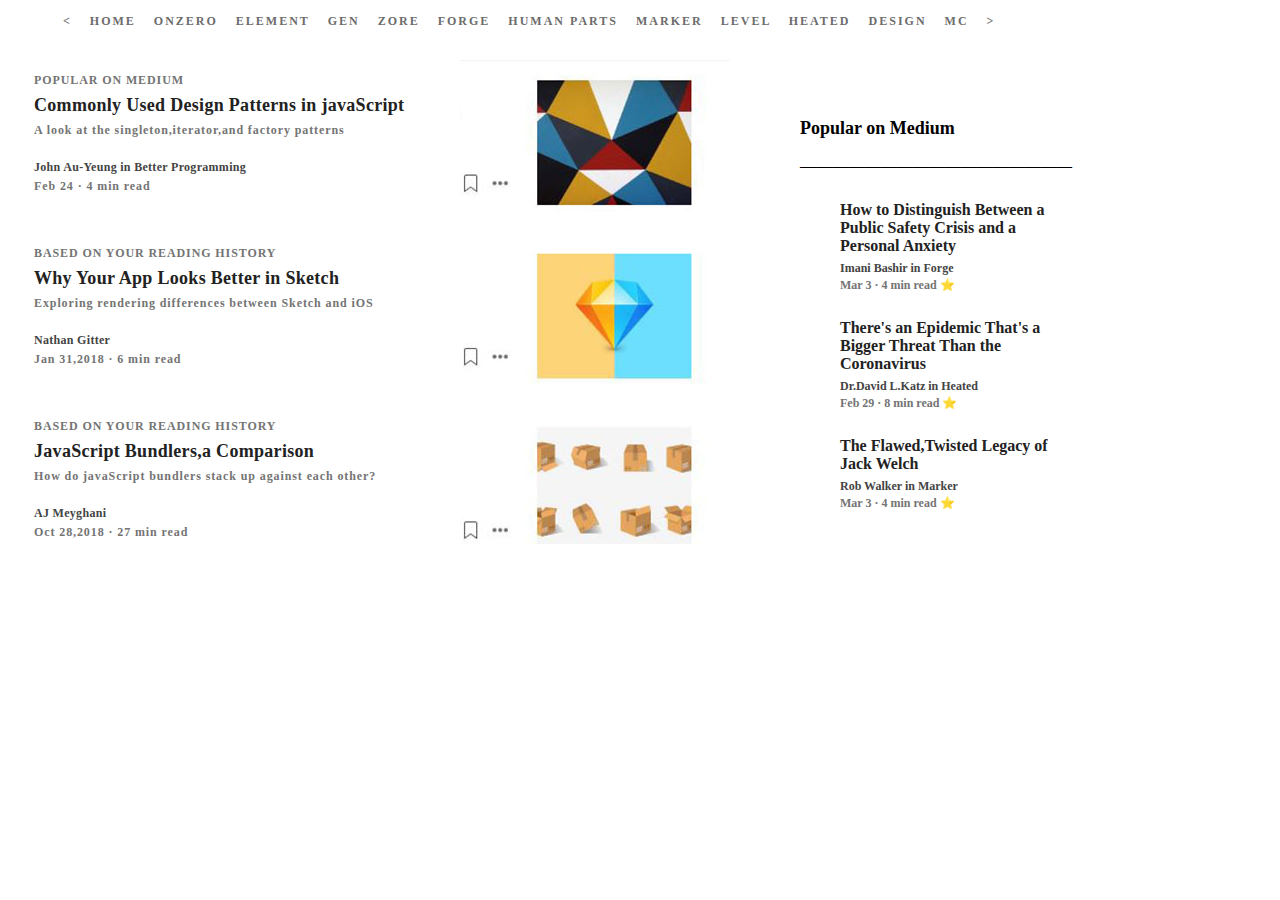
<file: week2/2020212205258黄祚晟/index.html>
<!DOCTYPE html>
<html>
<head>
<meta charset="utf-8">
<meta http-equiv="X-UA-Compatible" content="IE=edge,chrome=1">
<title>实验一</title>
<meta name="description" content="">
<meta name="keywords" content="">
<link href="css/style.css" rel="stylesheet">
</head>
<body>
    <div class="m-bk"></div>
    <div class="m-menu">
      <span class="m-menu-item"><</span>
      <span class="m-menu-item">HOME</span>    
      <span class="m-menu-item">ONZERO</span> 
      <span class="m-menu-item">ELEMENT</span> 
      <span class="m-menu-item">GEN</span> 
      <span class="m-menu-item">ZORE</span> 
      <span class="m-menu-item">FORGE</span> 
      <span class="m-menu-item">HUMAN PARTS</span>
      <span class="m-menu-item">MARKER</span>
      <span class="m-menu-item">LEVEL</span>
      <span class="m-menu-item">HEATED</span>
      <span class="m-menu-item">DESIGN</span>
      <span class="m-menu-item">MC</span>
      <span class="m-menu-item">></span>
    </div>
    <div class="leftp">
        <div class="mod1">
            <p class="mod1_1">POPULAR ON MEDIUM</p>
            <p class="mod1_2">Commonly Used Design Patterns in javaScript</p>
            <p class="mod1_1">A look at the singleton,iterator,and factory patterns</p>
            <p class="mod1_3">John Au-Yeung in Better Programming</p>
            <p class="mod1_1">Feb 24 · 4 min read</p>
        </div>
        <div class="mod1">
            <p class="mod1_1">BASED ON YOUR READING HISTORY</p>
            <p class="mod1_2">Why Your App Looks Better in Sketch</p>
            <p class="mod1_1">Exploring rendering differences between Sketch and iOS</p>
            <p class="mod1_3">Nathan Gitter</p>
            <p class="mod1_1">Jan 31,2018 · 6 min read</p>
        </div>
        <div class="mod1">
            <p class="mod1_1">BASED ON YOUR READING HISTORY</p>
            <p class="mod1_2">JavaScript Bundlers,a Comparison</p>
            <p class="mod1_1">How do javaScript bundlers stack up against each other?</p>
            <p class="mod1_3">AJ Meyghani</p>
            <p class="mod1_1">Oct 28,2018 · 27 min read</p>
        </div>
    </div>
    <div class="rightp">
        <p class="title">Popular on Medium</p>
        <p>—————————————————</p>
        <div class="mod2">
            <p class="mod2_1">How to Distinguish Between a<br />Public Safety Crisis and a<br />Personal Anxiety</p>
            <p class="mod2_2">Imani Bashir in Forge</p>
            <p class="mod2_3">Mar 3 · 4 min read ⭐</p>
        </div>
        <div class="mod2">
            <p class="mod2_1">There's an Epidemic That's a<br />Bigger Threat Than the<br />Coronavirus</p>
            <p class="mod2_2">Dr.David L.Katz in Heated</p>
            <p class="mod2_3">Feb 29 · 8 min read ⭐</p>
        </div>
        <div class="mod2">
            <p class="mod2_1">The Flawed,Twisted Legacy of<br />Jack Welch</p></p>
            <p class="mod2_2">Rob Walker in Marker</p>
            <p class="mod2_3">Mar 3 · 4 min read ⭐</p>
        </div>
    </div>
</body>
</html>
</file>
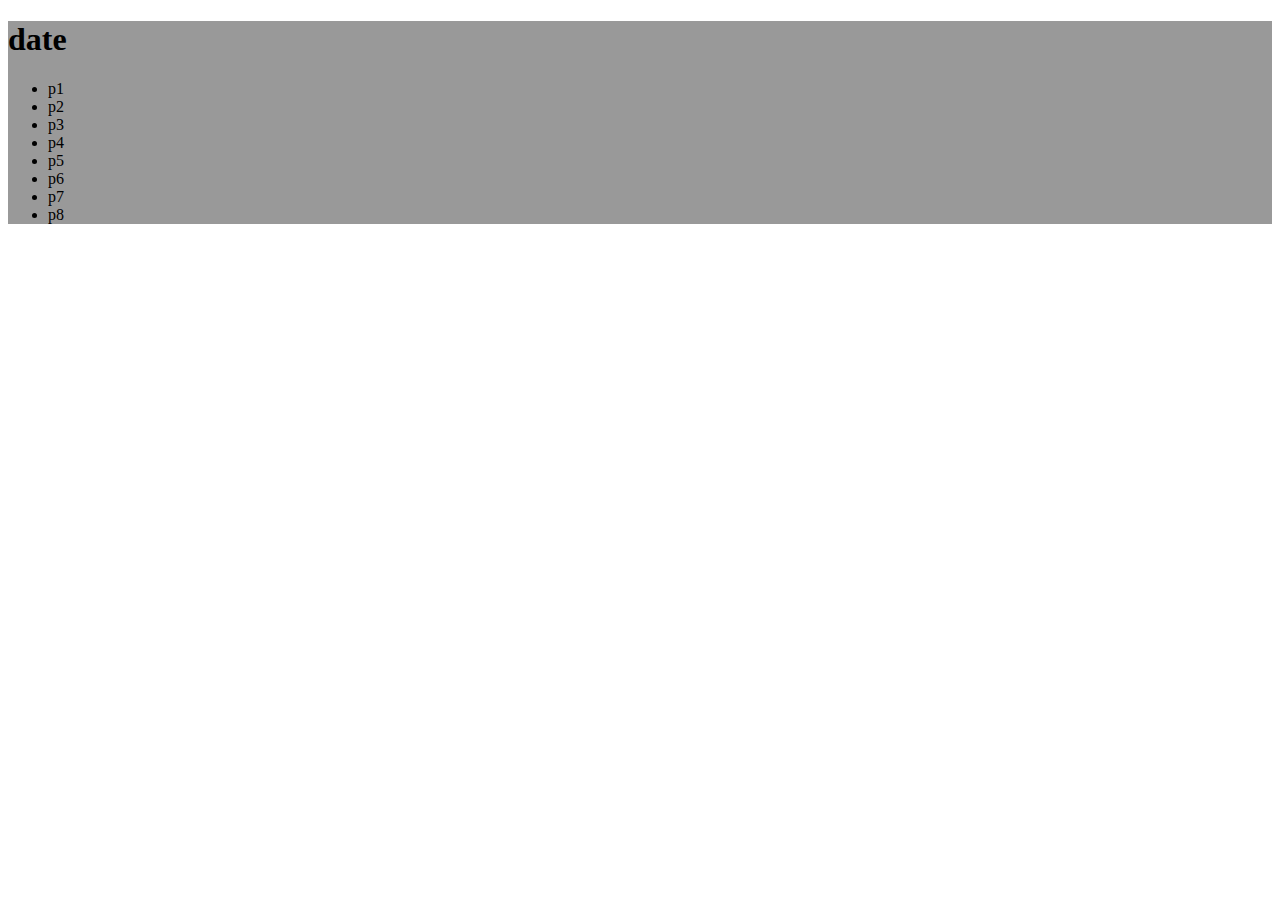
<file: week3/2020212205258黄祚晟/index.html>
<!DOCTYPE html>
<html>
<head>
<meta charset="utf-8">
<meta http-equiv="X-UA-Compatible" content="IE=edge,chrome=1">
<title>Examples</title>
<meta name="description" content="">
<meta name="keywords" content="">
<link href="css/index.css" rel="stylesheet">
</head>
<body>
    <div class="m-box" id="d1" style="background-color: #999999;">
      <h1>date</h1>
      <ul id="u1">
        <li class="m-item" id="p1" onclick="clk(this.id)">p1</li>
        <li class="m-item" id="p2" onclick="clk(this.id)">p2</li>
        <li class="m-item" id="p3" onclick="clk(this.id)">p3</li>
        <li class="m-item" id="p4" onclick="clk(this.id)">p4</li>
        <li class="m-item" id="p5" onclick="clk(this.id)">p5</li>
        <li class="m-item" id="p6" onclick="clk(this.id)">p6</li>
        <li class="m-item" id="p7" onclick="clk(this.id)">p7</li>
        <li class="m-item" id="p8" onclick="clk(this.id)">p8</li>
      </ul>
    </div>

    <script src="js/index.js"></script>
</body>
</html>
</file>
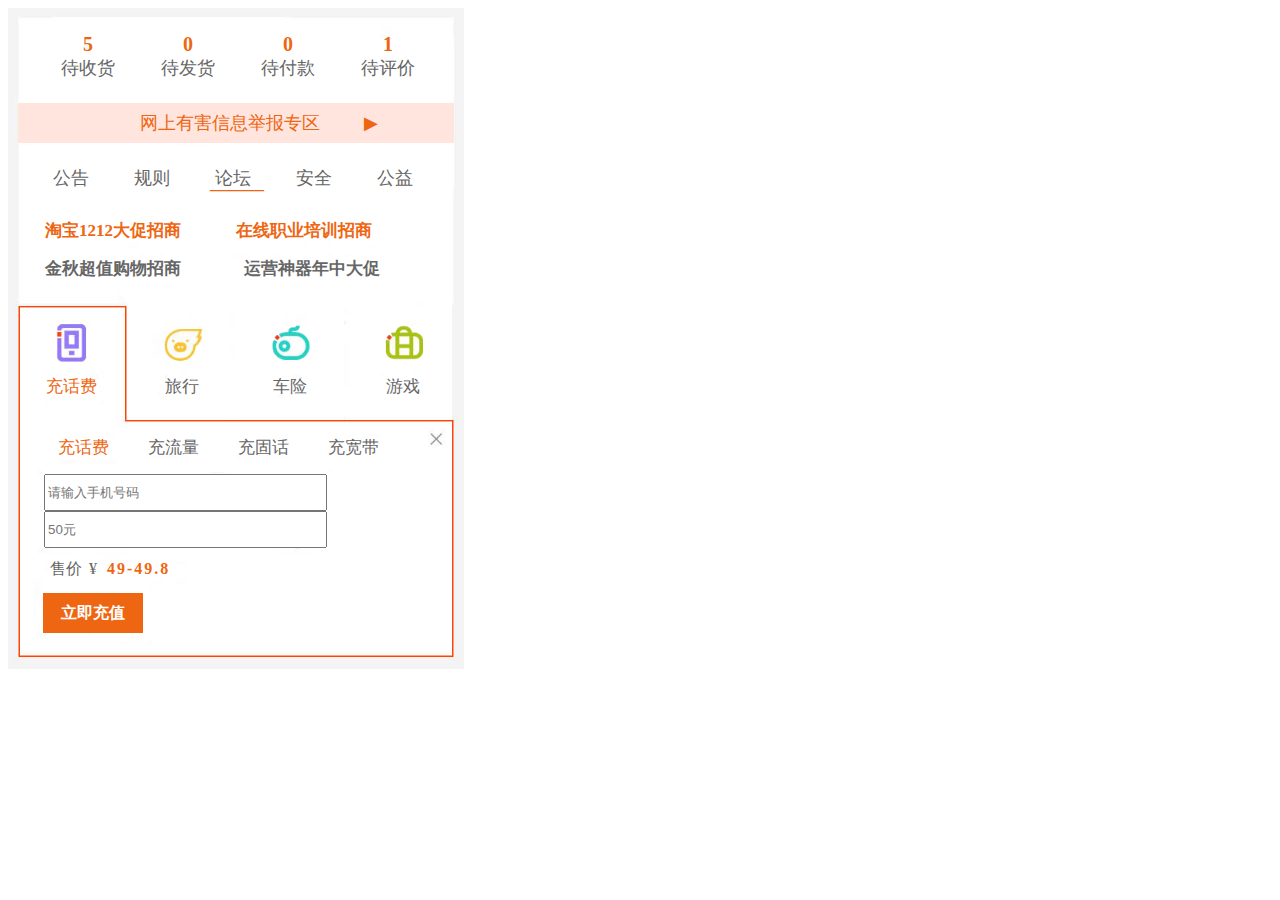
<file: week4/2020212205258黄祚晟/index.html>
<!DOCTYPE html>
<html>
<head>
<meta charset="utf-8">
<meta http-equiv="X-UA-Compatible" content="IE=edge,chrome=1">
<title>Examples</title>
<meta name="description" content="">
<meta name="keywords" content="">
<link href="css/style.css" rel="stylesheet">
</head>
<body>
    <div class="m-bg"></div>
    <div class="m-taobao">
    	<div class="m-hd">
    		<li>
    			<lable>5</lable>
    			<span>待收货</span>
    		</li>
    		<li>
    			<lable>0</lable>
    			<span>待发货</span>
    		</li>
    		<li>
    			<lable>0</lable>
    			<span>待付款</span>
    		</li>
    		<li>
    			<lable>1</lable>
    			<span>待评价</span>
    		</li>
    	</div>
    	<div class="m-t1">
            <span>网上有害信息举报专区</span>
            <span>▶</span>
    	</div>
        <div class="m-t2">
            <li>
                <p id="p1" onclick="clk(this.id)">公告</p>
            </li>
            <li>
                <p id="p2" onclick="clk(this.id)">规则</p>
            </li>
            <li>
                <p id="p3" onclick="clk(this.id)">论坛</p>
            </li>
            <li>
                <p id="p4" onclick="clk(this.id)">安全</p>
            </li>
            <li>
                <p id="p5" onclick="clk(this.id)">公益</p>
            </li>    
        </div>
        <div class="m-i" id="ins">______</div>
        <div class="m-t3">
            <li class="m-t3-l1">
                <span>淘宝1212大促招商</span>
            </li>
            <li class="m-t3-l1">
                <span>在线职业培训招商</span>
            </li>
            <li class="m-t3-l2">
                <span>金秋超值购物招商</span>
            </li>
            <li class="m-t3-l2">
                <span>运营神器年中大促</span>
            </li>
        </div>
        <div class="icon"></div>
        <div class="m-t4">
            <li class="m-t4-l1">
                <span><font color=" #ee6611">充话费</font></span>
            </li>
            <li class="m-t4-l1">
                <span>旅行</span>
            </li>
            <li class="m-t4-l2">
                <span>车险</span>
            </li>
            <li class="m-t4-l2">
                <span>游戏</span>
            </li>
        </div>
        <div class="m-t5">
            <li>
                <span><font color=" #ee6611">充话费</font></span>
            </li>
            <li>
                <span>充流量</span>
            </li>
            <li>
                <span>充固话</span>
            </li>
            <li>
                <span>充宽带</span>
            </li>
        </div>
        <div class="in-put">
            <form>
                <input type="text" name="number" placeholder="请输入手机号码">
                <input type="text" name="number" placeholder="50元">
            </form>
        </div>
        <div class="m-t6">
            <span>售价</span>
            <span>¥</span>
            <span class="money"><font color=" #ee6611">49-49.8</font></span>
        </div>
        <div class="btn">
            <span>立即充值</span>
        </div>
    </div>
    <script src="js/index.js"></script>
</body>
</html>
</file>
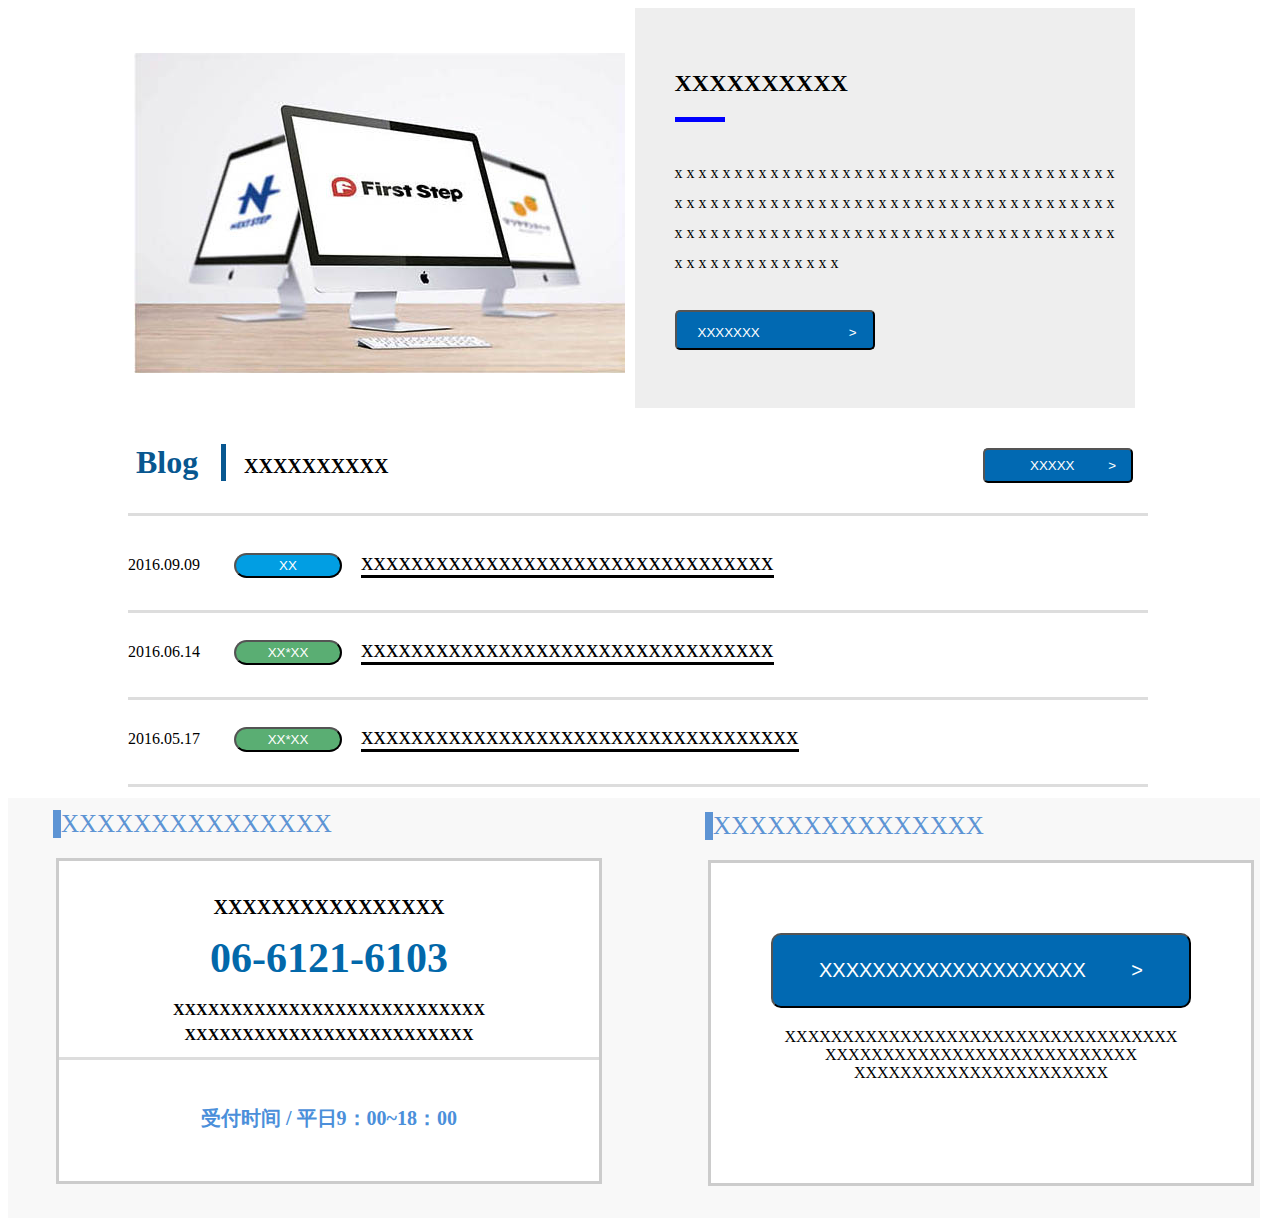
<file: week5/2020212205258黄祚晟/index.html>
<!DOCTYPE html>
<html>
<head>
<meta charset="utf-8">
<meta http-equiv="X-UA-Compatible" content="IE=edge,chrome=1">
<title>Examples</title>
<meta name="description" content="">
<meta name="keywords" content="">
<link href="css/style.css" rel="stylesheet">
</head>
<body>
    <div class="m-bg"></div>
    <div class="m-hd">
    	<div class="img"></div>
    	<div class="mod_1">
    		<div class="title_1">
    			<h2 style="width: 100px;">XXXXXXXXXX</h1>
    		</div>
            <div class="txt_1">
                <span style="line-height: 30px;">x x x x x x x x x x x x x x x x x x x x x x x x x x x x x x x x x x x x x x x x x x x x x x x x x x x x x x x x x x x x x x x x x x x x x x x x x x x x x x x x x x x x x x x x x x x x x x x x x x x x x x x x x x x x x x x x x x x x x x x x x x x x x  </span>
            </div>
            <button type="button" class="btn_1">
                <span>XXXXXXX</span>
                <span style="float: right;">></span>
            </button>
    	</div>
    </div>
    <div class="stage_1">
        <div class="s1-title">
            <div class="s1-title-1">Blog</div>
            <div class="s1-title-2">XXXXXXXXXX</div>
            <button type="button" class="btn_2">
                <span>XXXXX</span>
                <span>></span>
            </button>
        </div>
        <div class="s1-m1">
            <li>
                <lable>2016.09.09</lable>
                <button style="background-color: #019ee3;">XX</button>
                <span>xxxxxxxxxxxxxxxxxxxxxxxxxxxxxxxxx</span>
            </li>
            <li>
                <lable>2016.06.14</lable>
                <button style="background-color: #5aae73;">XX*XX</button>
                <span>xxxxxxxxxxxxxxxxxxxxxxxxxxxxxxxxx</span>
            </li>
            <li>
                <lable>2016.05.17</lable>
                <button style="background-color: #5aae73;">XX*XX</button>
                <span>xxxxxxxxxxxxxxxxxxxxxxxxxxxxxxxxxxx</span>
            </li>
        </div>
    </div>
    <div class="stage_2">
        <div class="s2-m1">
            <div class="s2-m1-t">
                XXXXXXXXXXXXXXX
            </div>
            <div class="F">
                <div class="f-txt">
                    <li  class="f-l1" style="font-size: 20PX;">XXXXXXXXXXXXXXXX</li>
                    <li  class="f-l2">06-6121-6103</li>
                    <li class="f-l3">XXXXXXXXXXXXXXXXXXXXXXXXXXX<br>XXXXXXXXXXXXXXXXXXXXXXXXX</li>
                    <li class="f-l4">受付时间 / 平日9：00~18：00</li>
                </div>
            </div>
        </div>
        <div class="s2-m2">
            <div class="s2-m2-t">
                XXXXXXXXXXXXXXX
            </div>
            <div class="F">
                <button>
                    <span>XXXXXXXXXXXXXXXXXXXX</span>
                    <span>></span>
                </button>
                <div style="margin-top: 20px;">XXXXXXXXXXXXXXXXXXXXXXXXXXXXXXXXXX<br>
                    XXXXXXXXXXXXXXXXXXXXXXXXXXX<br>
                XXXXXXXXXXXXXXXXXXXXXX</div>
            </div>
        </div>
    </div>
</body>
</html>
</file>
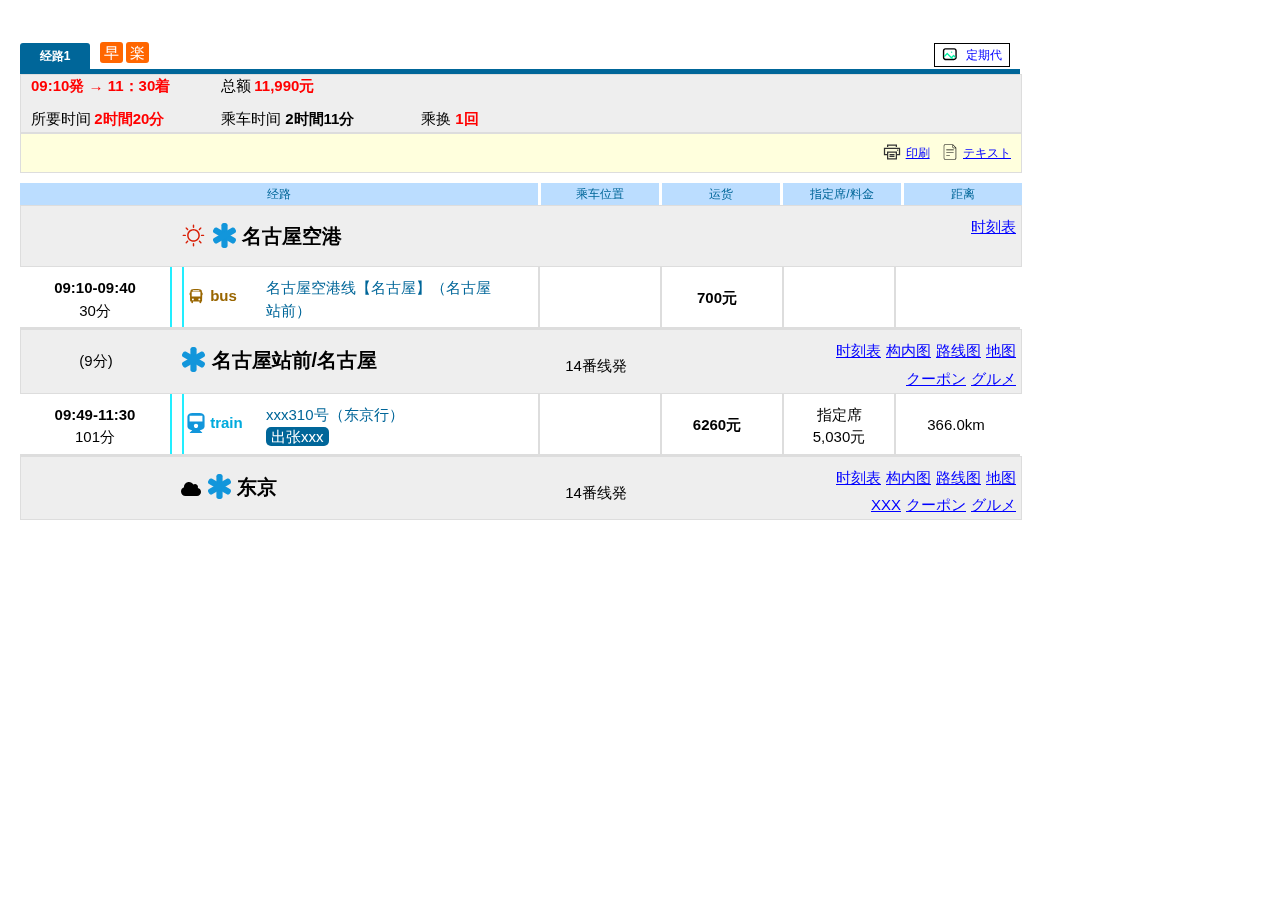
<file: week7/2020212205258黄祚晟/index.html>
<!DOCTYPE html>
<html>
<head>
<meta charset="utf-8">
<meta http-equiv="X-UA-Compatible" content="IE=edge,chrome=1">
<title>Examples</title>
<meta name="description" content="">
<meta name="keywords" content="">
<link href="css/one-debug.css" rel="stylesheet">
<link href="css/style.css" rel="stylesheet">
</head>
<body>
    <header>
    	<div class="m-t1 ui-grid-row">
    		<div class="m-tab ui-grid-2">
    			<span>经路1</span>
    		</div>
    		<div class="m-tip ui-grid-21">
    			<span>早</span>
    			<span>楽</span>
    		</div>
    		<div class="m-fun ui-grid-2">
                <svg class='m-fun-img' t="1649760512014" class="icon" viewBox="0 0 1280 1024" version="1.1" xmlns="http://www.w3.org/2000/svg" p-id="2680" width="26" height="26"><path d="M851 227H410c-66.8 0-121 54.2-121 121v329.6c0 22.7 5.5 44 15.2 62.9 22.8 44.2 69 74.5 122.2 74.5h408.3c12.1 0 23.9-1.6 35.1-4.5 29.5-7.8 55.1-25.1 73.3-48.5 15-19.3 25-42.7 28-68.2 0.6-5.3 0.9-10.7 0.9-16.1V348c0-66.8-54.2-121-121-121z m53 452.1c0 12.6-3.4 24.3-9.3 34.4-11.8 20-33.6 33.5-58.5 33.5H424.8c-34.7 0-63.4-26.1-67.4-59.8-0.3-2.7-0.5-5.3-0.5-8.1V361.5c0-36.7 29.8-66.5 66.5-66.5h413.7c36.9 0 66.8 29.9 66.8 66.8v317.3z" p-id="2681"></path><path d="M835.8 558.5c-9.9-9.9-25.8-9.9-35.7 0L709 649.6 521.8 462.5c-9.9-9.9-25.8-9.9-35.7 0L357 591.5v87.6c0 2.7 0.2 5.4 0.5 8.1l146.4-146.4 156.9 156.9 48.1 48.1 1.2 1.2h96.2L757 697.7l60.9-60.9 76.7 76.7c5.9-10.1 9.3-21.8 9.3-34.4v-52.4l-68.1-68.2z" fill="#00F1A3" p-id="2682"></path><path d="M718 421m-34 0a34 34 0 1 0 68 0 34 34 0 1 0-68 0Z" fill="#00F1A3" p-id="2683"></path></svg>
    			<span>定期代</span>
    		</div>
    	</div>
    	<div class="m-t2 ui-grid-row">
    		<div class="m-time ui-grid-5">
    			<span>09:10発 → 11：30着</span>
    		</div>
    		<div class="m-price ui-grid-20">
    			<span>总额</span>
    			<span class="m-price-money">11,990元</span>
    		</div>
    		<div class="m-needtime ui-grid-5">
    			<span>所要时间</span>
    			<span class="m-needtime-time">2时間20分</span>
    		</div>
    		<div class="m-taketime ui-grid-5">
    			<span>乘车时间 </span>
    			<span class="m-taketime-time">2时間11分</span>
    		</div>
    		<div class="m-change ui-grid-15">
    			<span>乘换 </span>
    			<span class="m-change-times">1回</span>
    		</div>
    	</div>
    	<div class="m-t3 ui-grid-row">
    		<div class="m-t3-1">
                <svg class='m-t3-img' t="1649761793132" class="icon" viewBox="0 0 1024 1024" version="1.1" xmlns="http://www.w3.org/2000/svg" p-id="16786" width="20" height="20"><path d="M672 128 640 128 256 128C217.6 128 192 153.6 192 192l0 640c0 38.4 25.6 64 64 64l512 0c38.4 0 64-25.6 64-64L832 320 832 288 672 128zM800 819.2c0 25.6-19.2 51.2-51.2 51.2L268.8 870.4c-25.6 0-51.2-19.2-51.2-51.2L217.6 204.8c0-25.6 19.2-51.2 51.2-51.2L640 153.6 640 256c0 38.4 25.6 64 64 64l96 0L800 819.2zM716.8 288c-25.6 0-51.2-19.2-51.2-51.2L665.6 160l128 128L716.8 288z" p-id="16787"></path><path d="M691.2 416 332.8 416C326.4 416 320 409.6 320 403.2l0 0C320 390.4 326.4 384 332.8 384l352 0C697.6 384 704 390.4 704 403.2l0 0C704 409.6 697.6 416 691.2 416z" p-id="16788"></path><path d="M691.2 563.2 332.8 563.2C326.4 563.2 320 550.4 320 544l0 0c0-6.4 6.4-12.8 12.8-12.8l352 0c6.4 0 12.8 6.4 12.8 12.8l0 0C704 550.4 697.6 563.2 691.2 563.2z" p-id="16789"></path><path d="M499.2 704 332.8 704C326.4 704 320 697.6 320 684.8l0 0c0-6.4 6.4-12.8 12.8-12.8l160 0c6.4 0 12.8 6.4 12.8 12.8l0 0C512 697.6 505.6 704 499.2 704z" p-id="16790"></path></svg>
    			<span><u>テキスト</u></span>
    		</div>
    		<div class="m-t3-2">
                <svg class='m-t3-img't="1649761588308" class="icon" viewBox="0 0 1024 1024" version="1.1" xmlns="http://www.w3.org/2000/svg" p-id="15951" width="20" height="20"><path d="M928 288H96v384h160v224h512V672h160zM704 832H320V544h384z m160-224h-96v-128H256v128h-96V352h704zM320 192h384v64h64V128H256v128h64v-64z" fill="#333333" p-id="15952"></path><path d="M384 608h256v64H384zM384 704h256v64H384z" fill="#333333" p-id="15953"></path><path d="M800 416m-32 0a32 32 0 1 0 64 0 32 32 0 1 0-64 0Z" fill="#333333" p-id="15954"></path></svg>
    			<span><u>印刷</u></span>
    		</div>
    	</div>
    </header>
    <section>
    	<div class="m-t1 ui-grid-row">
    		<div class="m-tab-1 ui-grid-13">
    			<span>经路</span>
    		</div>
    		<div class="m-tab-2 ui-grid-3">
    			<span>乘车位置</span>
    		</div>
    		<div class="m-tab-3 ui-grid-3">
    			<span>运货</span>
    		</div>
    		<div class="m-tab-4 ui-grid-3">
    			<span>指定席/料金</span>
    		</div>
    		<div class="m-tab-5 ui-grid-3">
    			<span>距离</span>
    		</div>
    	</div>
    	<div class="m-t2 ui-grid-row">
            <div class="m-t2-ltime ui-grid-4"></div>
    		<div class="m-t2-title ui-grid-9">
                <svg class='m-t2-title-img' t="1649761259470" class="icon" viewBox="0 0 1024 1024" version="1.1" xmlns="http://www.w3.org/2000/svg" p-id="8111" width="25" height="25"><path d="M511.951 821.918c16.284 0 29.529 13.001 29.904 29.18l0.008 0.706v81.31c0 16.506-13.392 29.886-29.912 29.886-16.283 0-29.528-13-29.903-29.18l-0.008-0.706v-81.31c0-16.505 13.392-29.886 29.911-29.886z m-219.283-93.56c11.514 11.505 11.679 30.056 0.493 41.761l-0.493 0.505-57.545 57.495c-11.68 11.67-30.62 11.67-42.301 0-11.515-11.505-11.68-30.055-0.494-41.76l0.494-0.505 57.544-57.495c11.681-11.671 30.62-11.671 42.302 0z m484.965-0.492l0.505 0.493 57.545 57.495c11.681 11.67 11.681 30.593 0 42.265-11.515 11.504-30.08 11.669-41.797 0.493l-0.505-0.493-57.544-57.495c-11.682-11.671-11.682-30.594 0-42.265 11.514-11.505 30.08-11.669 41.796-0.493zM511.951 250.213c143.596 0 260.003 116.306 260.003 259.778 0 143.471-116.407 259.778-260.003 259.778-143.595 0-260.003-116.307-260.003-259.778 0-143.472 116.408-259.778 260.003-259.778z m0 59.772c-110.556 0-200.179 89.545-200.179 200.006 0 110.46 89.623 200.006 200.18 200.006 110.555 0 200.179-89.546 200.179-200.006s-89.624-200.006-200.18-200.006z m-336.694 167.07c16.505 0 29.886 13.391 29.886 29.911 0 16.284-13.001 29.529-29.18 29.904l-0.706 0.008h-81.31c-16.506 0-29.886-13.392-29.886-29.912 0-16.284 13-29.528 29.18-29.904l0.706-0.008h81.31z m747.796 0c16.506 0 29.886 13.391 29.886 29.911 0 16.284-13 29.529-29.18 29.904l-0.706 0.008h-81.31c-16.505 0-29.886-13.392-29.886-29.912 0-16.284 13.001-29.528 29.18-29.904l0.706-0.008h81.31zM234.618 187.618l0.505 0.493 57.545 57.495c11.681 11.671 11.681 30.594 0 42.265-11.515 11.505-30.08 11.67-41.797 0.493l-0.505-0.493-57.544-57.494c-11.682-11.672-11.682-30.594 0-42.265 11.514-11.505 30.08-11.67 41.796-0.494z m596.463 0.493c11.515 11.505 11.679 30.055 0.494 41.76l-0.494 0.506-57.544 57.494c-11.682 11.671-30.62 11.671-42.302 0-11.515-11.504-11.679-30.055-0.494-41.76l0.494-0.505 57.544-57.495c11.682-11.67 30.62-11.67 42.302 0zM511.951 64c16.284 0 29.529 13 29.904 29.18l0.008 0.706v81.31c0 16.505-13.392 29.886-29.912 29.886-16.283 0-29.528-13.001-29.903-29.18l-0.008-0.706v-81.31C482.04 77.38 495.432 64 511.95 64z" fill="#d81e06" p-id="8112"></path></svg>
                <svg class='m-t2-title-img' t="1649761483760" class="icon" viewBox="0 0 1024 1024" version="1.1" xmlns="http://www.w3.org/2000/svg" p-id="11388" width="25" height="25"><path d="M546.273945 1024h-68.900232c-51.081206 0-92.658933-41.577726-92.658932-92.658933V92.658933c0-51.081206 41.577726-92.658933 92.658932-92.658933h68.900232c51.081206 0 92.658933 41.577726 92.658933 92.658933v839.870069c0 49.893271-41.577726 91.470998-92.658933 91.470998z" p-id="11389" fill="#1296db"></path><path d="M972.742623 738.895592l-34.450116 60.584686c-24.946636 43.953596-81.967517 59.396752-125.921114 33.262181L85.355152 412.213457c-43.953596-24.946636-59.396752-81.967517-33.262181-125.921114L86.543087 225.707657c24.946636-43.953596 81.967517-59.396752 125.921113-33.262181l727.016242 419.341067c42.765661 26.134571 58.208817 83.155452 33.262181 127.109049z" p-id="11390" fill="#1296db"></path><path d="M938.292507 226.895592l34.450116 60.584686c24.946636 43.953596 10.691415 100.974478-33.262181 125.921114L212.4642 832.742459c-43.953596 24.946636-100.974478 10.691415-125.921113-33.262181l-34.450116-60.584686C27.146335 694.941995 41.401555 637.921114 85.355152 612.974478l727.016241-419.341067c43.953596-26.134571 99.786543-10.691415 125.921114 33.262181z" p-id="11391" fill="#1296db"></path></svg>
    			<span>名古屋空港</span>
    		</div>
    		<div class="m-t2-left">
    			<div class="m-t2-left-up">
                    <span><u>时刻表</u></span>
                </div>
                <div class="m-t2-left-down">
                    <span> </span>
                </div>
    		</div>
    	</div>
    	<div class="m-t3 ui-grid-row">
            <div class="m-t3-time ui-grid-4">
                <span class="m-t3-time-1">09:10-09:40</span>
                <span>30分</span>
            </div>
            <div class="m-t3-inf ui-grid-9">
                <div class="m-t3-inf-1 ui-grid-2">
                    <svg class='m-t3-img' t="1649772996714" class="icon" viewBox="0 0 1024 1024" version="1.1" xmlns="http://www.w3.org/2000/svg" p-id="7216" width="20" height="20"><path d="M818.528 332c-4.704-56.576-14.176-103.712-33.152-122.592-61.6-70.72-492.768-75.424-540.128 0-14.208 18.848-23.68 66.016-28.448 122.592-18.944 0-33.152 18.848-33.152 37.728v70.72c0 14.144 9.472 28.288 23.68 32.992 0 113.152 0 226.304 4.736 287.584 0 42.432 33.184 32.992 33.184 32.992h28.416v51.872c0 18.88 18.944 32.992 42.656 32.992s42.656-14.112 42.656-32.992v-51.872h331.68v51.872c0 18.88 18.944 32.992 42.624 32.992s47.36-14.112 47.36-32.992v-51.872h4.736s37.92 4.704 37.92-14.112c0-56.608 4.736-183.872 4.736-306.464 14.176-4.704 23.68-18.848 23.68-32.992v-70.72c0-18.848-14.208-37.728-33.184-37.728zM349.472 223.584h331.648V270.72H349.472V223.584z m4.736 513.92c-23.68 0-47.36-18.88-47.36-47.168 0-23.552 23.68-47.168 47.36-47.168 28.448 0 47.392 23.584 47.392 47.168 0 28.288-18.944 47.168-47.392 47.168z m326.912 0c-28.416 0-47.36-18.88-47.36-47.168 0-23.552 18.976-47.168 47.36-47.168 23.712 0 47.392 23.584 47.392 47.168 0.032 28.288-23.68 47.168-47.392 47.168z m56.896-202.752H292.64V299.008h445.376v235.744z" p-id="7217" fill="#996600"></path></svg>
                    <span>bus</span>
                </div>
                <div class="m-t3-inf-2 ui-grid-6">
                    <span>名古屋空港线【名古屋】（名古屋站前）</span>
                </div>
                
            </div>
            <div class="m-t3-none ui-grid-3"></div>
            <div class="m-t3-charge ui-grid-3">
                <span>700元</span>
            </div>
            <div class="m-t3-chioce ui-grid-3"></div>
            <div class="m-t3-6"></div>
        </div>
        <div class="m-t2 m-t2long ui-grid-row">
            <div class="m-t2-ltime ui-grid-4">(9分)</div>
            <div class="m-t2-title ui-grid-9">
                <svg class='m-t2-title-img' t="1649761483760" class="icon" viewBox="0 0 1024 1024" version="1.1" xmlns="http://www.w3.org/2000/svg" p-id="11388" width="25" height="25"><path d="M546.273945 1024h-68.900232c-51.081206 0-92.658933-41.577726-92.658932-92.658933V92.658933c0-51.081206 41.577726-92.658933 92.658932-92.658933h68.900232c51.081206 0 92.658933 41.577726 92.658933 92.658933v839.870069c0 49.893271-41.577726 91.470998-92.658933 91.470998z" p-id="11389" fill="#1296db"></path><path d="M972.742623 738.895592l-34.450116 60.584686c-24.946636 43.953596-81.967517 59.396752-125.921114 33.262181L85.355152 412.213457c-43.953596-24.946636-59.396752-81.967517-33.262181-125.921114L86.543087 225.707657c24.946636-43.953596 81.967517-59.396752 125.921113-33.262181l727.016242 419.341067c42.765661 26.134571 58.208817 83.155452 33.262181 127.109049z" p-id="11390" fill="#1296db"></path><path d="M938.292507 226.895592l34.450116 60.584686c24.946636 43.953596 10.691415 100.974478-33.262181 125.921114L212.4642 832.742459c-43.953596 24.946636-100.974478 10.691415-125.921113-33.262181l-34.450116-60.584686C27.146335 694.941995 41.401555 637.921114 85.355152 612.974478l727.016241-419.341067c43.953596-26.134571 99.786543-10.691415 125.921114 33.262181z" p-id="11391" fill="#1296db"></path></svg>
                <span>名古屋站前/名古屋</span>
            </div>
            <div class="m-t2-location ui-grid-3">14番线発</div>
            <div class="m-t2-left">
                <div class="m-t2-left-up">
                    <span><u>地图</u></span>
                    <span><u>路线图</u></span>
                    <span><u>构内图</u></span>
                    <span><u>时刻表</u></span>
                    <span><u>グルメ</u></span>
                    <span><u>クーポン</u></span>
                </div>
                <div class="m-t2-left-down">
                </div>
            </div>
        </div>
        <div class="m-t3 ui-grid-row">
            <div class="m-t3-time ui-grid-4">
                <span class="m-t3-time-1">09:49-11:30</span>
                <span>101分</span>
            </div>
            <div class="m-t3-inf ui-grid-9">
                <div class="m-t3-inf-1 ui-grid-2 m-t3-inf-1-2">
                    <svg class='m-t3-img't="1649772918979" class="icon" viewBox="0 0 1024 1024" version="1.1" xmlns="http://www.w3.org/2000/svg" p-id="6236" width="20" height="20"><path d="M694.857143 0q105.714286 0 180.857143 53.428571T950.857143 182.857143v512q0 74.285714-71.714286 126.857143t-174.571428 55.428571l121.714285 115.428572q9.142857 8.571429 4.571429 20t-17.142857 11.428571H210.285714q-12.571429 0-17.142857-11.428571t4.571429-20l121.714285-115.428572q-102.857143-2.857143-174.571428-55.428571T73.142857 694.857143V182.857143Q73.142857 106.857143 148.285714 53.428571T329.142857 0h365.714286zM512 768q45.714286 0 77.714286-32t32-77.714286-32-77.714285-77.714286-32-77.714286 32-32 77.714285 32 77.714286 77.714286 32z m329.142857-329.142857V146.285714H182.857143v292.571429h658.285714z" p-id="6237" fill="#1296db"></path></svg>
                    <span style="color:#00aadd">train</span>
                </div>
                <div class="m-t3-inf-2 ui-grid-6">
                    <div>
                        <span>xxx310号（东京行）</span>
                    </div>
                    <div class="m-t3-inf-m">
                        <span>出张xxx</span>
                    </div>
                </div>
                
            </div>
            <div class="m-t3-none ui-grid-3"></div>
            <div class="m-t3-charge ui-grid-3">
                <span>6260元</span>
            </div>
            <div class="m-t3-chioce ui-grid-3">
                <div>指定席</div>
                <div>5,030元</div>
            </div>
            <div class="m-t3-distance ui-grid-3">
                <div>
                    <span>366.0km</span>
                </div>
                
            </div>
        </div>
        <div class="m-t2 m-t2long ui-grid-row">
            <div class="m-t2-ltime ui-grid-4"></div>
            <div class="m-t2-title ui-grid-9">
                <svg class='m-t2-title-img'  t="1649773073415" class="icon" viewBox="0 0 1280 1024" version="1.1" xmlns="http://www.w3.org/2000/svg" p-id="8093" width="20" height="20"><path d="M1075.2 453.2c8.2-21.4 12.8-44.8 12.8-69.2 0-106-86-192-192-192-39.4 0-76.2 12-106.6 32.4C734 128.4 630.6 64 512 64c-176.8 0-320 143.2-320 320 0 5.4 0.2 10.8 0.4 16.2C80.4 439.6 0 546.4 0 672c0 159 129 288 288 288h736c141.4 0 256-114.6 256-256 0-123.8-88-227.2-204.8-250.8z" fill="" p-id="8094"></path></svg>
                <svg class='m-t2-title-img' t="1649761483760" class="icon" viewBox="0 0 1024 1024" version="1.1" xmlns="http://www.w3.org/2000/svg" p-id="11388" width="25" height="25"><path d="M546.273945 1024h-68.900232c-51.081206 0-92.658933-41.577726-92.658932-92.658933V92.658933c0-51.081206 41.577726-92.658933 92.658932-92.658933h68.900232c51.081206 0 92.658933 41.577726 92.658933 92.658933v839.870069c0 49.893271-41.577726 91.470998-92.658933 91.470998z" p-id="11389" fill="#1296db"></path><path d="M972.742623 738.895592l-34.450116 60.584686c-24.946636 43.953596-81.967517 59.396752-125.921114 33.262181L85.355152 412.213457c-43.953596-24.946636-59.396752-81.967517-33.262181-125.921114L86.543087 225.707657c24.946636-43.953596 81.967517-59.396752 125.921113-33.262181l727.016242 419.341067c42.765661 26.134571 58.208817 83.155452 33.262181 127.109049z" p-id="11390" fill="#1296db"></path><path d="M938.292507 226.895592l34.450116 60.584686c24.946636 43.953596 10.691415 100.974478-33.262181 125.921114L212.4642 832.742459c-43.953596 24.946636-100.974478 10.691415-125.921113-33.262181l-34.450116-60.584686C27.146335 694.941995 41.401555 637.921114 85.355152 612.974478l727.016241-419.341067c43.953596-26.134571 99.786543-10.691415 125.921114 33.262181z" p-id="11391" fill="#1296db"></path></svg>
                <span>东京</span>
            </div>
            <div class="m-t2-location ui-grid-3">14番线発</div>
            <div class="m-t2-left">
                <div class="m-t2-left-up">
                    <span><u>地图</u></span>
                    <span><u>路线图</u></span>
                    <span><u>构内图</u></span>
                    <span><u>时刻表</u></span>
                    <span><u>グルメ</u></span>
                    <span><u>クーポン</u></span>
                    <span><u>XXX</u></span>
                </div>
                <div class="m-t2-left-down">
                </div>
            </div>
        </div>
    </section>
</body>
</html>
</file>
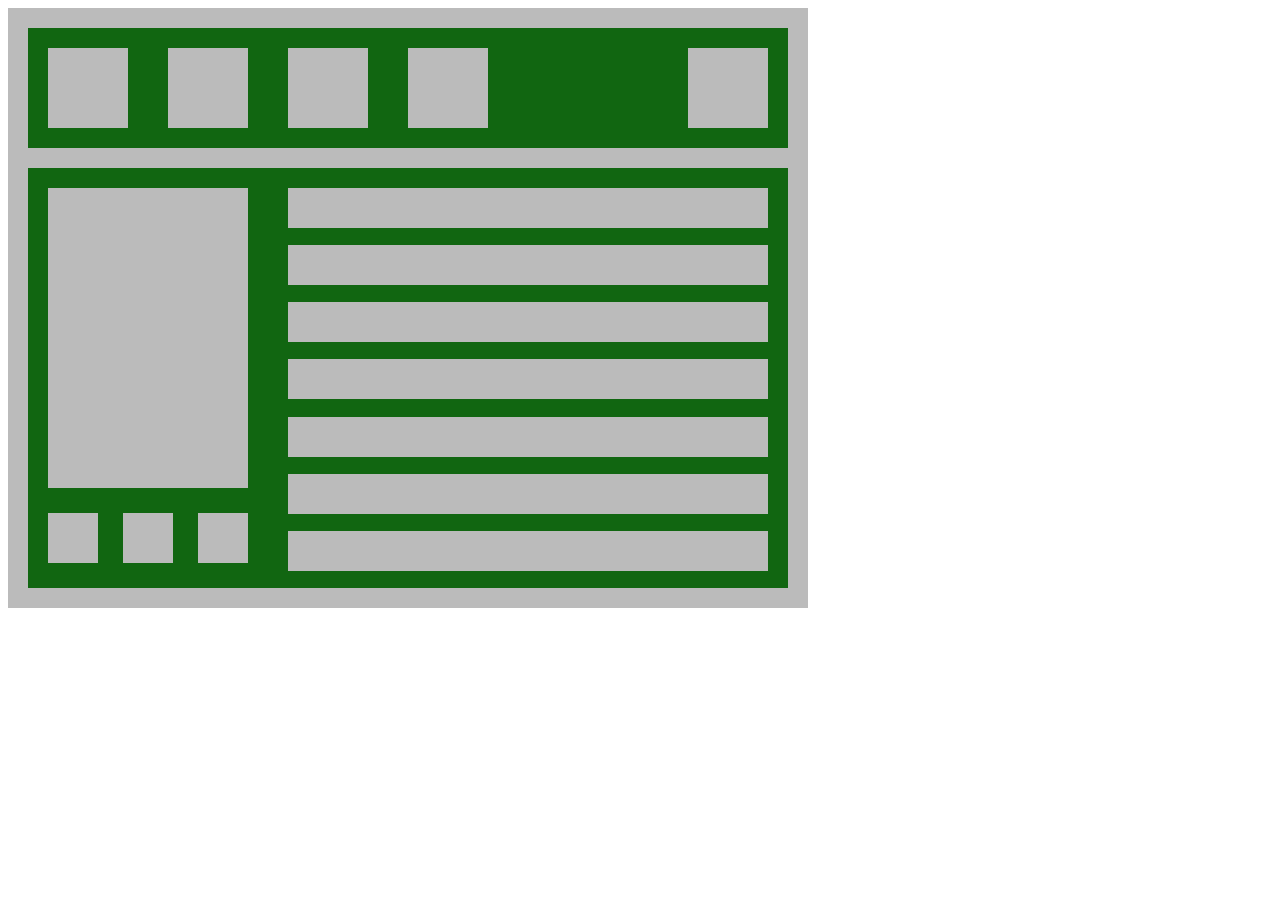
<file: week6/2020212205258黄祚晟/index_1.html>
<!DOCTYPE html>
<html>
<head>
<meta charset="utf-8">
<meta http-equiv="X-UA-Compatible" content="IE=edge,chrome=1">
<title>Examples</title>
<meta name="description" content="">
<meta name="keywords" content="">
<link href="css/style_1.css" rel="stylesheet">
</head>
<body>
    <div class="g-index">
    	<div class="g-hd">
    		<li></li>
    		<li></li>
    		<li></li>
    		<li></li>
            <div></div>
    		<li></li>
    	</div>
    	<div class="g-bd">
    		<div class="g-bd-1">
                <div></div>
                <li></li>
                <li></li>
                <li></li>
            </div>
            <div class="g-bd-2">
                <li></li>
                <li></li>
                <li></li>
                <li></li>
                <li></li>
                <li></li>
                <li></li>
            </div>
    	</div>
    </div>
</body>
</html>
</file>
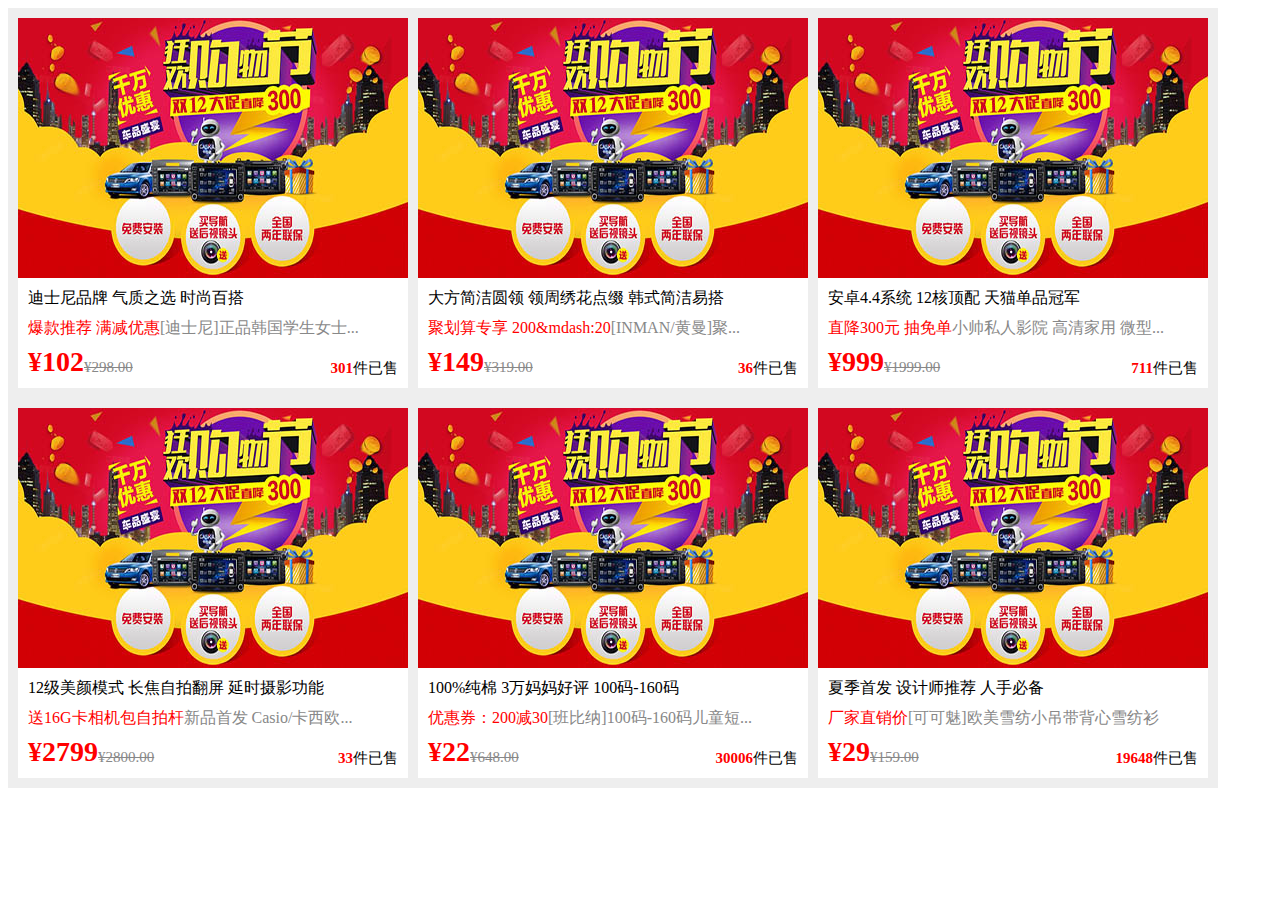
<file: week6/2020212205258黄祚晟/index_2.html>
<!DOCTYPE html>
<html>
<head>
<meta charset="utf-8">
<meta http-equiv="X-UA-Compatible" content="IE=edge,chrome=1">
<title>Examples</title>
<meta name="description" content="">
<meta name="keywords" content="">
<link href="css/style_2.css" rel="stylesheet">
</head>
<body>
    <div class="g-index">
    	<li>
    		<div class="m-1">
   	
    		</div>
    		<div class="m-2">
    			<div class="title">
    				迪士尼品牌 气质之选 时尚百搭
    			</div>
    			<div class="inf">
    				<div class="inf-1">爆款推荐 满减优惠</div>
    				<div class="inf-2">[迪士尼]正品韩国学生女士...</div>
    			</div>
    			<div class="price">
    				<div class="p-1">¥102</div>
    				<div class="p-2"><del>¥298.00</del></div>
    				<div class="p-2_5"></div>
    				<div class="p-3"><strong>301</strong>件已售</div>
    			</div>
    		</div>
    	</li>
    	<li>
    		<div class="m-1">
   	
    		</div>
    		<div class="m-2">
    			<div class="title">
    				大方简洁圆领 领周绣花点缀 韩式简洁易搭
    			</div>
    			<div class="inf">
    				<div class="inf-1">聚划算专享 200&mdash:20</div>
    				<div class="inf-2">[INMAN/黄曼]聚...</div>
    			</div>
    			<div class="price">
    				<div class="p-1">¥149</div>
    				<div class="p-2"><del>¥319.00</del></div>
    				<div class="p-2_5"></div>
    				<div class="p-3"><strong>36</strong>件已售</div>
    			</div>
    		</div>
    	</li>
    	<li>
    		<div class="m-1">
   	
    		</div>
    		<div class="m-2">
    			<div class="title">
    				安卓4.4系统 12核顶配 天猫单品冠军
    			</div>
    			<div class="inf">
    				<div class="inf-1">直降300元 抽免单</div>
    				<div class="inf-2">小帅私人影院 高清家用 微型...</div>
    			</div>
    			<div class="price">
    				<div class="p-1">¥999</div>
    				<div class="p-2"><del>¥1999.00</del></div>
    				<div class="p-2_5"></div>
    				<div class="p-3"><strong>711</strong>件已售</div>
    			</div>
    		</div>
    	</li>
    	<li>
    		<div class="m-1">
   	
    		</div>
    		<div class="m-2">
    			<div class="title">
    				12级美颜模式 长焦自拍翻屏 延时摄影功能
    			</div>
    			<div class="inf">
    				<div class="inf-1">送16G卡相机包自拍杆</div>
    				<div class="inf-2">新品首发 Casio/卡西欧...</div>
    			</div>
    			<div class="price">
    				<div class="p-1">¥2799</div>
    				<div class="p-2"><del>¥2800.00</del></div>
    				<div class="p-2_5"></div>
    				<div class="p-3"><strong>33</strong>件已售</div>
    			</div>
    		</div>
    	</li>
    	<li>
    		<div class="m-1"> 
   	
    		</div>
    		<div class="m-2">
    			<div class="title">
    				100%纯棉 3万妈妈好评 100码-160码
    			</div>
    			<div class="inf">
    				<div class="inf-1">优惠券：200减30</div>
    				<div class="inf-2">[班比纳]100码-160码儿童短...</div>
    			</div>
    			<div class="price">
    				<div class="p-1">¥22</div>
    				<div class="p-2"><del>¥648.00</del></div>
    				<div class="p-2_5"></div>
    				<div class="p-3"><strong>30006</strong>件已售</div>
    			</div>
    		</div>
    	</li>
    	<li>
    		<div class="m-1">
   	
    		</div>
    		<div class="m-2">
    			<div class="title">
    				夏季首发 设计师推荐 人手必备
    			</div>
    			<div class="inf">
    				<div class="inf-1">厂家直销价</div>
    				<div class="inf-2">[可可魅]欧美雪纺小吊带背心雪纺衫</div>
    			</div>
    			<div class="price">
    				<div class="p-1">¥29</div>
    				<div class="p-2"><del>¥159.00</del></div>
    				<div class="p-2_5"></div>
    				<div class="p-3"><strong>19648</strong>件已售</div>
    			</div>
    		</div>
    	</li>
    </div>
</body>
</html>
</file>
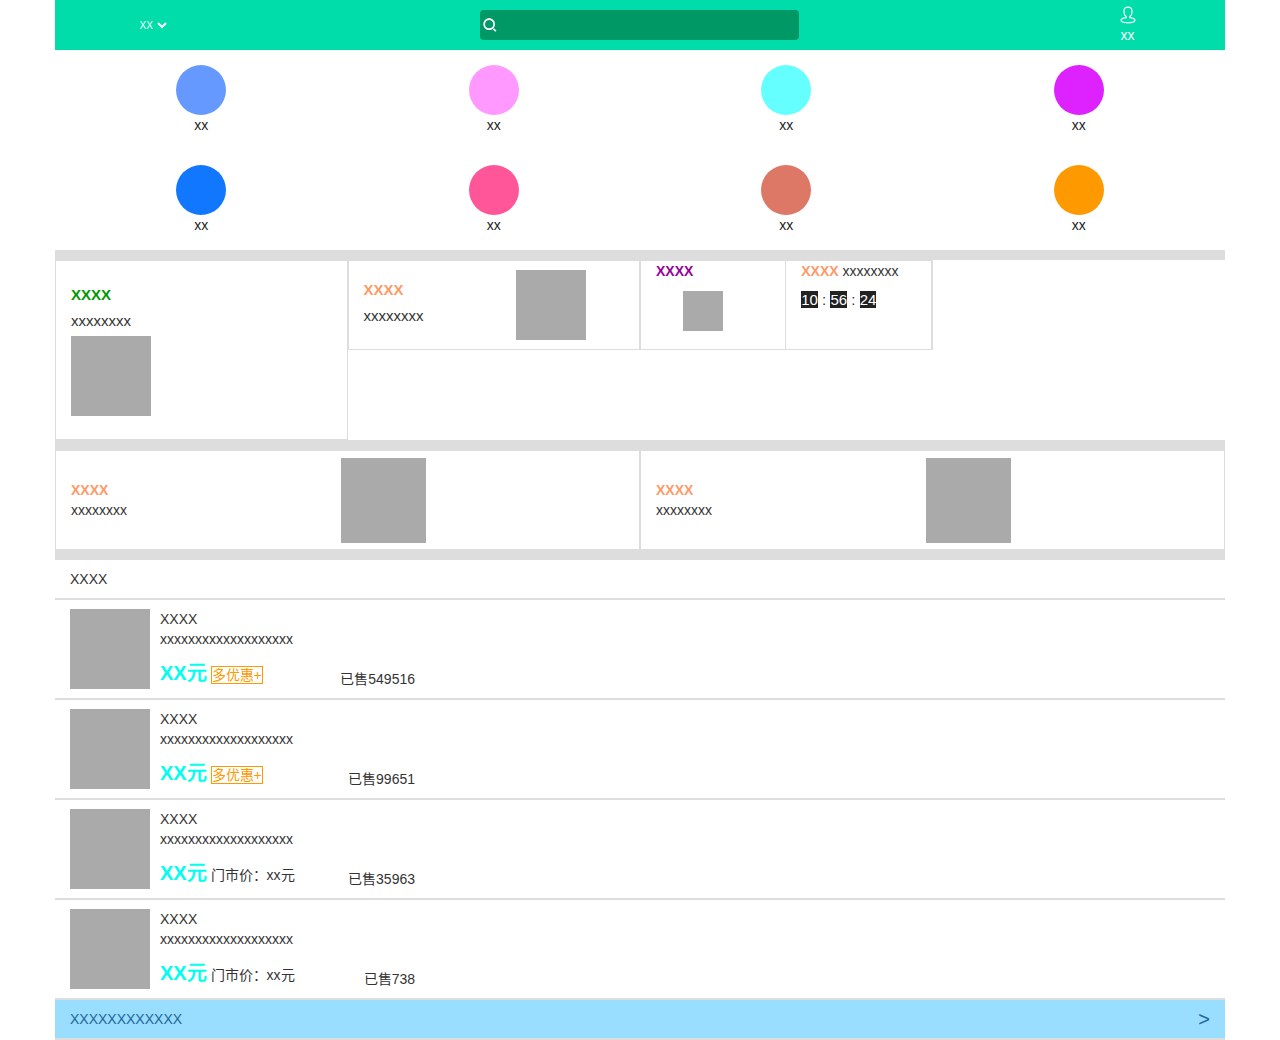
<file: week9/2020212205258黄祚晟/index_1.html>
<!DOCTYPE html>
<html lang="zh-CN">
<head>
<meta charset="utf-8">
<meta http-equiv="X-UA-Compatible" content="IE=edge,chrome=1">
<meta name="viewport" content="width=device-width, initial-scale=1">
<title>Examples</title>
<meta name="description" content="">
<meta name="keywords" content="">
<link href="css/bootstrap.min.css" rel="stylesheet">
<link href="css/style_1.css" rel="stylesheet">
</head>
<body>
    <div class="container">
        <div class="row m-title">
            <div class="m-title-1 col-xs-2">
                <select>
                    <option>XX</option>
                </select>
            </div>
            <div class="m-title-2 col-xs-8 ">
                <div class="img"><svg t="1650970567123" class="icon" viewBox="0 0 1024 1024" version="1.1" xmlns="http://www.w3.org/2000/svg" p-id="1889" width="20" height="20"><path d="M469.333333 768c-166.4 0-298.666667-132.266667-298.666666-298.666667s132.266667-298.666667 298.666666-298.666666 298.666667 132.266667 298.666667 298.666666-132.266667 298.666667-298.666667 298.666667z m0-85.333333c119.466667 0 213.333333-93.866667 213.333334-213.333334s-93.866667-213.333333-213.333334-213.333333-213.333333 93.866667-213.333333 213.333333 93.866667 213.333333 213.333333 213.333334z m251.733334 0l119.466666 119.466666-59.733333 59.733334-119.466667-119.466667 59.733334-59.733333z" fill="#ffffff" p-id="1890"></path></svg></div>
                <input type="text">
            </div>
            <div class="m-title-3 col-xs-2 "><svg t="1650970950260" class="icon" viewBox="0 0 1024 1024" version="1.1" xmlns="http://www.w3.org/2000/svg" p-id="2747" width="20" height="20"><path d="M511.913993 941.605241c-255.612968 0-385.311608-57.452713-385.311608-170.810012 0-80.846632 133.654964-133.998992 266.621871-151.88846L393.224257 602.049387c-79.986561-55.904586-118.86175-153.436587-118.86175-297.240383 0-139.33143 87.211154-222.586259 233.423148-222.586259l7.912649 0c146.211994 0 233.423148 83.254829 233.423148 222.586259 0 54.184445 0 214.67361-117.829666 297.412397l-0.344028 16.685369c132.966907 18.061482 266.105829 71.041828 266.105829 151.716445C897.225601 884.152528 767.526961 941.605241 511.913993 941.605241zM507.957668 141.567613c-79.470519 0-174.250294 28.382328-174.250294 163.241391 0 129.698639 34.230808 213.469511 104.584579 255.784982 8.944734 5.332437 14.277171 14.965228 14.277171 25.286074l0 59.344868c0 15.309256-11.524945 28.0383-26.662187 29.414413-144.319839 14.449185-239.959684 67.429531-239.959684 95.983874 0 92.199563 177.346548 111.637158 325.966739 111.637158 148.792206 0 325.966739-19.26558 325.966739-111.637158 0-28.726356-95.639845-81.534688-239.959684-95.983874-15.48127-1.548127-27.006215-14.621199-26.662187-30.102469l1.376113-59.344868c0.172014-10.148833 5.676466-19.437594 14.277171-24.770032 70.525785-42.487485 103.208466-123.678145 103.208466-255.784982 0-135.031077-94.779775-163.241391-174.250294-163.241391L507.957668 141.567613 507.957668 141.567613z" p-id="2748" fill="#ffffff"></path></svg>
            xx</div>
        </div>
        <div class="row m-stage2">
            <div class="col-xs-3">
                <div style="background-color: #6699ff;"></div>
                xx
            </div>
            <div class="col-xs-3">
                <div style="background-color: #ff99ff;"></div>
                xx
            </div>
            <div class="col-xs-3">
                <div style="background-color: #66ffff;"></div>
                xx
            </div>
            <div class="col-xs-3">
                <div style="background-color: #dd22ff;"></div>
                xx
            </div>
            <div class="col-xs-3">
                <div style="background-color: #1177ff;"></div>
                xx
            </div>
            <div class="col-xs-3">
                <div style="background-color: #ff5599;"></div>
                xx
            </div>
            <div class="col-xs-3">
                <div style="background-color: #dd7766;"></div>
                xx
            </div>
            <div class="col-xs-3">
                <div style="background-color: #ff9900;"></div>
                xx
            </div>
        </div>
        <div class="row m-stage3">
            <div class="col-xs-4 col-sm-3 m-stage3-left">
                <span class="left-title">XXXX</span>
                <span>xxxxxxxx</span>
                <div class="left-d"></div>
            </div>
            <div class="col-xs-8 col-sm-3 m-stage3-rightup">
                <span class="rightup-title">XXXX</span>
                <span>xxxxxxxx</span>
                <div class="rightup-d"></div>
            </div>
            <div class="col-xs-8 col-sm-3 m-stage3-rightdown">
                <div class="col-xs-6 downleft">
                    <span>XXXX</span>
                    <div></div>
                </div>
                <div class="col-xs-6 downright">
                    <span class="downright-title">XXXX</span>
                    <span>xxxxxxxx</span>
                    <div class="time">
                        <span class="t">10</span>
                        <span>:</span>
                        <span class="t">56</span>
                        <span>:</span>
                        <span class="t">24</span>
                    </div>
                </div>
            </div>
        </div>
        <div class="row m-stage4">
            <div class="col-xs-6 stage4-left">
                <span class="t">XXXX</span>
                <span>xxxxxxxx</span>
                <div></div>
            </div>
            <div class="col-xs-6 stage4-right">
                <span class="t">XXXX</span>
                <span>xxxxxxxx</span>
                <div></div>
            </div>
        </div>
        <div class="row m-stage5">
            <div class="col-xs-12 m-stage5-title">XXXX</div>
            <div class="col-xs-12">
                <div class="img"></div>
                <div class="inf">
                    <span>XXXX</span>
                    <span>xxxxxxxxxxxxxxxxxxx</span>
                    <div>
                        <span class="moy">XX元</span>
                        <span class="tab">多优惠+</span>
                        <div>已售549516</div>
                    </div>
                </div>
            </div>
            <div class="col-xs-12">
                <div class="img"></div>
                <div class="inf">
                    <span>XXXX</span>
                    <span>xxxxxxxxxxxxxxxxxxx</span>
                    <div>
                        <span class="moy">XX元</span>
                        <span class="tab">多优惠+</span>
                        <div>已售99651</div>
                    </div>
                </div>
            </div>
            <div class="col-xs-12">
                <div class="img"></div>
                <div class="inf">
                    <span>XXXX</span>
                    <span>xxxxxxxxxxxxxxxxxxx</span>
                    <div>
                        <span class="moy">XX元</span>
                        <span class="price">门市价：xx元</span>
                        <div>已售35963</div>
                    </div>
                </div>
            </div>
            <div class="col-xs-12">
                <div class="img"></div>
                <div class="inf">
                    <span>XXXX</span>
                    <span>xxxxxxxxxxxxxxxxxxx</span>
                    <div>
                        <span class="moy">XX元</span>
                        <span class="price">门市价：xx元</span>
                        <div>已售738</div>
                    </div>
                </div>
            </div>
            <div class="col-xs-12 m-stage5-end">
                <span class="l">XXXXXXXXXXXX</span>
                <span class="r">></span>
            </div>
        </div>
    </div>
    
<script type="js/jquery.js"></script>
<script type="js/bootstrap.min.js"></script>
</body>
</html>
</file>
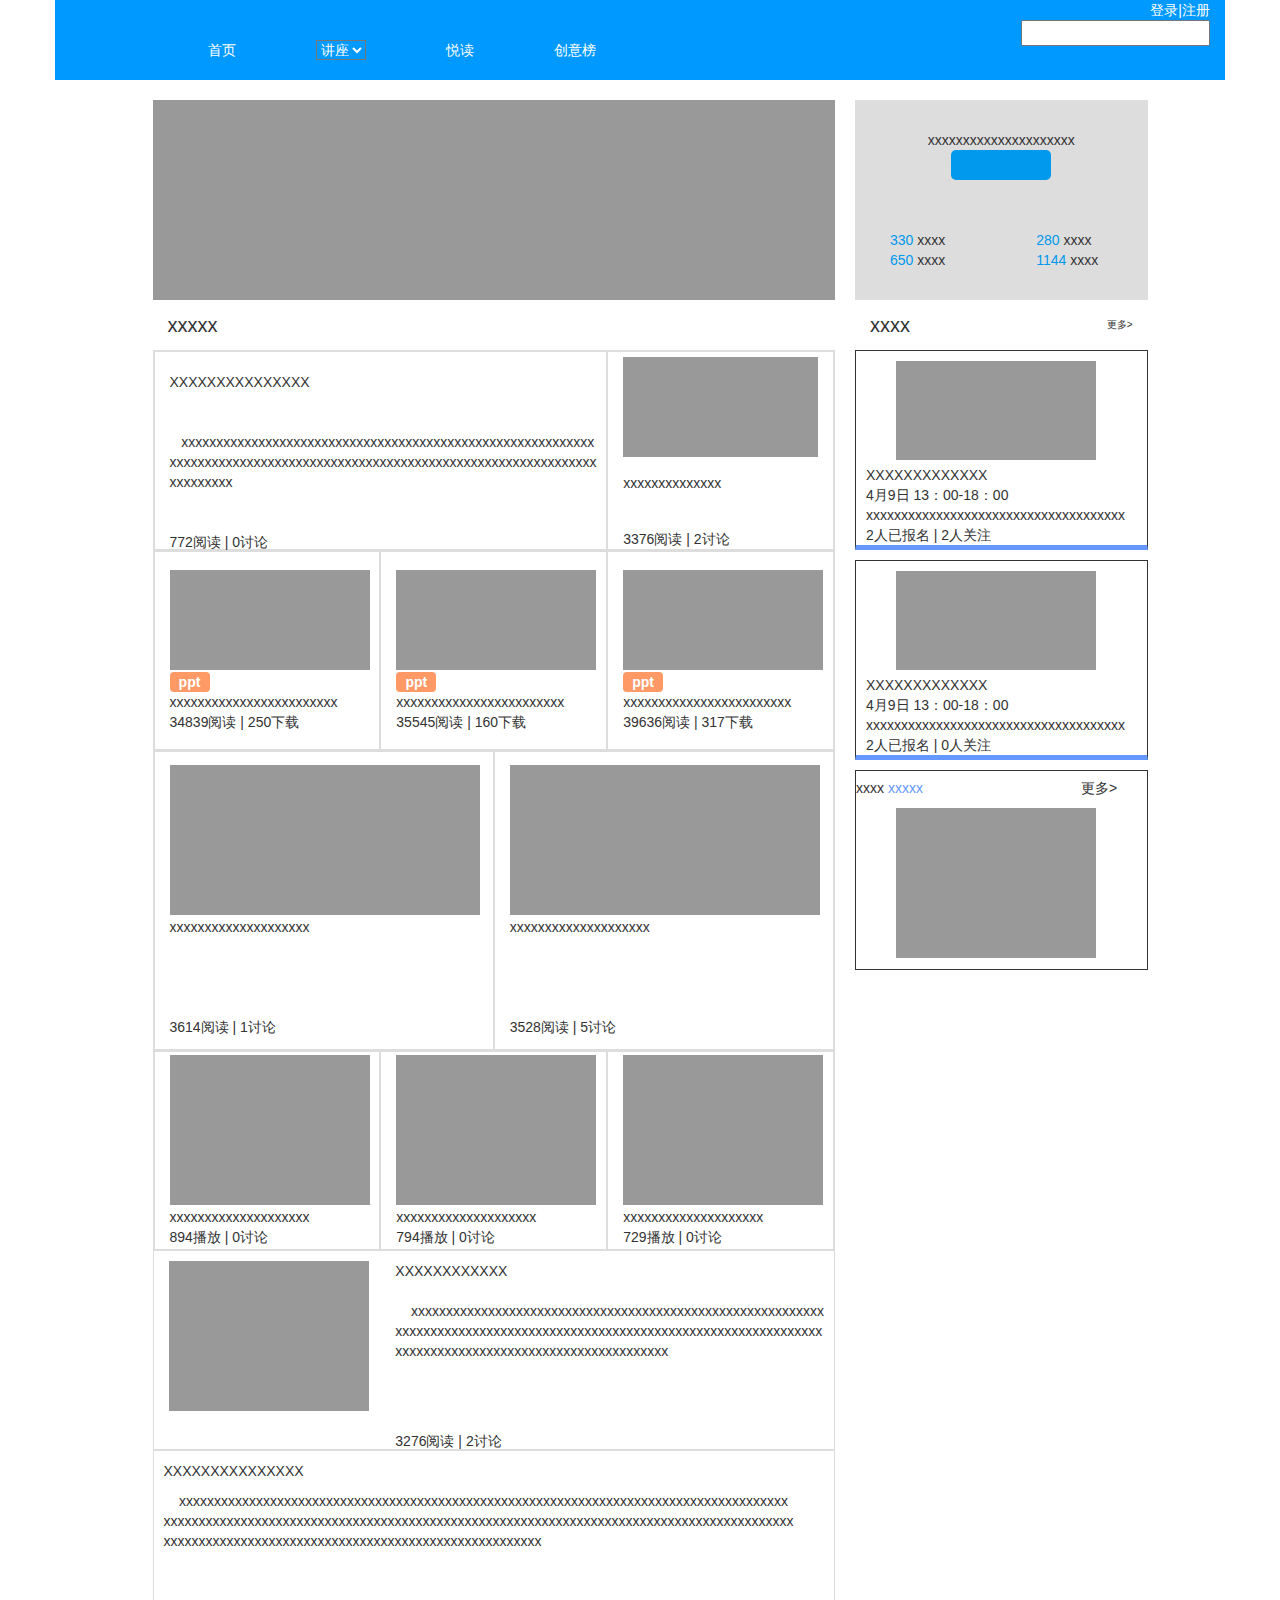
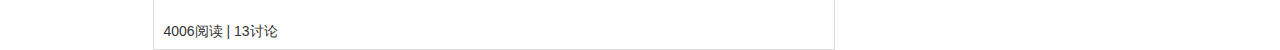
<file: week9/2020212205258黄祚晟/index_2.html>
<!DOCTYPE html>
<html>
<head>
<meta charset="utf-8">
<meta http-equiv="X-UA-Compatible" content="IE=edge,chrome=1">
<title>Examples</title>
<meta name="description" content="">
<meta name="keywords" content="">
<link href="css/bootstrap.min.css" rel="stylesheet">
<link href="css/style_2.css" rel="stylesheet">
</head>
<body>
	<div class="container">
		<div class="row m-hd">
			<div class="col-xs-1"></div>
			<div class="col-xs-8 m-hd-mid">
				<div>
					<li>
						首页
					</li>
					<li>
						<select style="background-color: #0099ff;"name="" id="">
							<option>讲座</option>
						</select>
					</li>
					<li>
						悦读
					</li>
					<li>
						创意榜
					</li>
				</div>
			</div>
			<div class="col-xs-3 m-hd-right">
				<span>登录|注册</span>
				<div class="search">
					<input type="text">		
				</div>
				
			</div>
		</div>
		<div class="row m-p1">
			<div class="col-xs-1"></div>
			<div class="col-xs-7 m-p1-img"></div>
			<div class="col-xs-3 m-p1-r">
				<span>xxxxxxxxxxxxxxxxxxxxx</span>
				<button></button>
				<div class="row num">
					<div class="col-xs-6">
						<div>
							<span>330</span>
						xxxx
						</div>
					</div>
					<div class="col-xs-6">
						<div>
							<span>280</span>
						xxxx
						</div>
					</div>
					<div class="col-xs-6">
						<div>
							<span>650</span>
						xxxx
						</div>
					</div>
					<div class="col-xs-6">
						<div>
							<span>1144</span>
						xxxx
						</div>
					</div>
					</div>
				</div>
		</div>
		<div class="row m-p2">
			<div class="col-xs-1"></div>
			<div class="col-xs-7 m-p2-t1">xxxxx</div>
			<div class="col-xs-3 m-p2-t2">
				<span>xxxx</span>
				<div>更多></div>
			</div>
		</div>
		<div class="row m-p3">
  			 <div class="col-xs-1 "></div>
 			 <div class="col-xs-7 m-p3-l">
 			 	<li class="row m-p3-l1">
 			 		<div class="col-xs-8 li-l">
 			 			<div></div>
 			 			<div>XXXXXXXXXXXXXXX</div>
 			 			<div>&nbsp;&nbsp;&nbsp;xxxxxxxxxxxxxxxxxxxxxxxxxxxxxxxxxxxxxxxxxxxxxxxxxxxxxxxxxxx<br>xxxxxxxxxxxxxxxxxxxxxxxxxxxxxxxxxxxxxxxxxxxxxxxxxxxxxxxxxxxxx<br>xxxxxxxxx</div>
 			 			<div>772阅读 | 0讨论</div>
 			 		</div>
 			 		<div class="col-xs-4 li-r">
 			 			<div class="img"></div>
 			 			<div>xxxxxxxxxxxxxx</div>
 			 			<div>3376阅读 | 2讨论</div>
 			 		</div>
 			 	</li>
 			 	<li class="row m-p3-l2">
 			 		<div class="col-xs-4">
 			 			<div class="img"></div>
 			 			<div class="ppt">ppt</div>
 			 			<div>xxxxxxxxxxxxxxxxxxxxxxxx</div>
 			 			<div>34839阅读 | 250下载</div>
 			 		</div>
 			 		<div class="col-xs-4">
 			 			<div class="img"></div>
 			 			<div class="ppt">ppt</div>
 			 			<div>xxxxxxxxxxxxxxxxxxxxxxxx</div>
 			 			<div>35545阅读 | 160下载</div>
 			 		</div>
 			 		<div class="col-xs-4">
 			 			<div class="img"></div>
 			 			<div class="ppt">ppt</div>
 			 			<div>xxxxxxxxxxxxxxxxxxxxxxxx</div>
 			 			<div>39636阅读 | 317下载</div>
 			 		</div>
 			 	</li>
 			 	<li class="row m-p3-l3">
 			 		<div class="col-xs-6">
 			 			<div class="img"></div>
 			 			<div class="t">xxxxxxxxxxxxxxxxxxxx</div>
 			 			<div>3614阅读 | 1讨论</div>
 			 		</div>
 			 		<div class="col-xs-6">
 			 			<div class="img"></div>
 			 			<div class="t">xxxxxxxxxxxxxxxxxxxx</div>
 			 			<div>3528阅读 | 5讨论</div>
 			 		</div>
 			 	</li>
 			 	<li class="row m-p3-l4">
 			 		<div class="col-xs-4">
 			 			<div class="img"></div>
 			 			<div class="t">xxxxxxxxxxxxxxxxxxxx</div>
 			 			<div>894播放 | 0讨论</div>
 			 		</div>
 			 		<div class="col-xs-4">
 			 			<div class="img"></div>
 			 			<div class="t">xxxxxxxxxxxxxxxxxxxx</div>
 			 			<div>794播放 | 0讨论</div>
 			 		</div>
 			 		<div class="col-xs-4">
 			 			<div class="img"></div>
 			 			<div class="t">xxxxxxxxxxxxxxxxxxxx</div>
 			 			<div>729播放 | 0讨论</div>
 			 		</div>
 			 	</li>
 			 	<li class="row m-p3-l5">
 			 		<div class="col-xs-4 l5-l">
 			 			<div></div>
 			 		</div>
 			 		<div class="col-xs-8 l5-r">
 			 			<div>XXXXXXXXXXXX</div>
 			 			<div>&nbsp;&nbsp;&nbsp;&nbsp;xxxxxxxxxxxxxxxxxxxxxxxxxxxxxxxxxxxxxxxxxxxxxxxxxxxxxxxxxxx<br>xxxxxxxxxxxxxxxxxxxxxxxxxxxxxxxxxxxxxxxxxxxxxxxxxxxxxxxxxxxxx<br>xxxxxxxxxxxxxxxxxxxxxxxxxxxxxxxxxxxxxxx</div>
 			 			<div class="t">
 			 				3276阅读 | 2讨论
 			 			</div>
 			 		</div>
 			 	</li>
 			 	<li class="row m-p3-l6">
 			 		<div>XXXXXXXXXXXXXXX</div>
 			 		<div>&nbsp;&nbsp;&nbsp;&nbsp;xxxxxxxxxxxxxxxxxxxxxxxxxxxxxxxxxxxxxxxxxxxxxxxxxxxxxxxxxxxxxxxxxxxxxxxxxxxxxxxxxxxxxxx<br>xxxxxxxxxxxxxxxxxxxxxxxxxxxxxxxxxxxxxxxxxxxxxxxxxxxxxxxxxxxxxxxxxxxxxxxxxxxxxxxxxxxxxxxxxx<br>xxxxxxxxxxxxxxxxxxxxxxxxxxxxxxxxxxxxxxxxxxxxxxxxxxxxxx</div>
 			 		<div class="t">4006阅读 | 13讨论</div>
 			 	</li>
 			 </div>
 			 <div class="col-xs-3 m-p3-r">
 			 	<div class="row l">
 			 		<div class="img"></div>
 			 		<div>XXXXXXXXXXXXX</div>
 			 		<div>4月9日 13：00-18：00</div>
 			 		<div>xxxxxxxxxxxxxxxxxxxxxxxxxxxxxxxxxxxxx</div>
 			 		<div>2人已报名 | 2人关注</div>
 			 	</div>
 			 	<div class="row l">
 			 		<div class="img"></div>
 			 		<div>XXXXXXXXXXXXX</div>
 			 		<div>4月9日 13：00-18：00</div>
 			 		<div>xxxxxxxxxxxxxxxxxxxxxxxxxxxxxxxxxxxxx</div>
 			 		<div>2人已报名 | 0人关注</div>
 			 	</div>
 			 	<div class="row d">
 			 		<div class="row">
 			 			<div class="col-xs-4">
 			 				<span>xxxx</span>
 			 				<span style="color:#6699ff">xxxxx</span>
 			 			</div>
 			 			<div class="col-xs-5"></div>
 			 			<div class="col-xs-3">更多></div>
 			 		</div>
 			 		<div class="img"></div>
 			 		<div></div>
 			 	</div>
 			 </div>
		</div>
	</div>
</body>
</html>
</file>
<file: week2/2020212205258黄祚晟/css/style.css>
@charset "UTF-8";
/**
 * 
 * @authors Your Name (you@example.org)
 * @date    2022-03-02 10:41:56
 * @version $Id$
 */
body{
    margin: 0;

}
li{
    list-style: none;
}
.m-bk{
    position: absolute;
    width: 1063px;
    height: 544px;
    background: url("../image/img.jpg") no-repeat;
    background-position: 460px 60px;
    opacity: 1;
}
.m-menu{
    padding: 14px 15px 0px 63px;
    font-size: 12px;
    font-weight: bold;
    letter-spacing: 2px;
    color: #6c6c6c;
}
.m-menu>.m-menu-item+.m-menu-item{
    margin-left: 13px;
}
.leftp{
    position: absolute;
    left:  34px;
}
.mod1{
    padding: 36px 0px 0px 0px;
    line-height: 7px;
}
.mod1_1{
    font-weight: bolder;
    font-size: 12px;
    letter-spacing: 0.9px;
    color: #747474;
}
.mod1_2{
    font-weight: bolder;
    font-size: 18px;
    letter-spacing: 0.3px;
    color: #222222;
}
.mod1_3{
   padding-top: 18px; 
   font-weight: bolder;
   font-size: 12px;
   letter-spacing: 0.3px;
   color: #444444;
}
.rightp{
    position: absolute;
    left: 800px;
    top: 100px;
}
.title{
    font-weight: bolder;
    font-size: 18px;
}
.mod2{
    padding: 0px 0px 0px 40px;
}
.mod2_1{
    padding-top: 10px;
    font-weight: bolder;
    font-size: 16px;
    color: #222222;
}
.mod2_2{
    margin-top: -10px;
    font-weight: bolder;
    font-size: 12px;
    color: #444444;
}
.mod2_3{
    margin-top: -10px;
    font-weight: bolder;
    font-size: 12px;
    color: #747474;
}
</file>
<file: week3/2020212205258黄祚晟/css/index.css>
@charset "UTF-8";
/**
 * 
 * @authors Your Name (you@example.org)
 * @date    2022-03-09 10:12:27
 * @version $Id$
 */
</file>
<file: week4/2020212205258黄祚晟/css/style.css>
@charset "UTF-8";
/**
 * 
 * @authors Your Name (you@example.org)
 * @date    2022-03-16 10:39:34
 * @version $Id$
 */
.m-bg{
	position: absolute;
	width: 608px;
	height: 881px;
	background: url("../img/bk.jpg") no-repeat;
	background-size: 75%,75%;
	opacity: 1;
	z-index: -1;
}
.m-taobao{
	width: 456px;
	height: 660.75px;
/*	background-color: #eeeeee;*/
	z-index: -1;
}
.wht{
	width: 426px;
	height: 630.75px;
}
.m-hd{
	height: 65px;
    padding: 25px 0px 5px 30px;
    text-align: center;
    background-color: ;
}
.m-hd>li{
	list-style: none;
	float: left;
	margin:0px 23px;
}
.m-hd>li>lable{
	display: block;
	font-size: 20px;
	font-weight: bold;
	color: #ee6611;
}
.m-hd>li>span{
	font-size: 18px;
	color: #666666;
}
.m-t1{
	margin-left: 10px;
	height: 32px;
	width: 430px;
	padding: 8px 0px 0px 6px;
	text-align: center;
	background-color: #ffe5de;
}
.m-t1>span{
	margin-left: 40px;
	font-size: 17.5px;
	color: #ee6611;
}
.m-t2{
	margin-left: 10px;
	height: 20px;
	width: 435px;
	padding: 23px 0px 5px 12px;
    text-align: center;
}
.m-t2>li{
	list-style: none;
	float: left;
	font-size: 18px;
	color: #666666;
	margin:-18px 22.5px;
}
.m-i{
	position: absolute;
	left: 210px;
	top: 173px;
	font-size: 18px;
	font-weight: 800;
	color: #ee6611;
}
.m-t3{
	height: 80px;
	width: 435px;
	padding: 28px 0px 5px 12px;
}
.m-t3-l1{
	list-style: none;
	float: left;
	font-size: 17px;
	font-weight: bold;
	color: #ee6611;
	margin:0px 30px 0px 25px;
}
.m-t3-l2{
	list-style: none;
	float: left;
	font-size: 17px;
	font-weight: bold;
	color: #666666;
	margin:15px 38px 0px 25px;
}
.icon{
	margin-left:12px ;
	width: 570px;
	height: 60px;
	background: url("../img/icon.png") no-repeat;
	background-size: 75%,75%;
	z-index: -1;
}
.m-t4{
	margin-left: 10px;
	height: 30px;
	width: 490px;
	padding: 23px 0px 5px 0px;
    text-align: center;
}
.m-t4-l1{
	list-style: none;
	float: left;
	font-size: 17px;
	color: #666666;
	margin: -12px 40px 0px 28px;
}
.m-t4-l2{
	list-style: none;
	float: left;
	font-size: 17px;
	color: #666666;
	margin: -12px 45px 0px 34px;
}
.m-t5{
	margin-left: 10px;
	height: 30px;
	width: 490px;
	padding: 14px 0px 5px 0px;
    text-align: center;
}
.m-t5>li{
	list-style: none;
	float: left;
	font-size: 17px;
	color: #666666;
	margin: 0px -1px 0px 40px;
}
.in-put{
	width: 400px;
	height: 90px;
	padding: 3px 0px 5px 10px;
}
.in-put>form>input{
	width: 275px;
	height: 31px;
	margin-left:26px ;
}
.m-t6{
	padding:0px 0px 5px 18px ;
	margin:-10px 0px 0px 24px ;
}
.m-t6>span{
	margin-right: 3px;
	color: #666666;
}
.money{
	margin-left: 3px;
	letter-spacing: 2px;
	font-weight: bold;
}
.btn{
	width: 100px;
	height: 40px;
	text-align: center;
	margin: 8px 0px 0px 35px;
	background-color:#ee6611 ;
}
.btn>span{
	font-weight: bold;
	color: white;
	line-height: 40px;
}
</file>
<file: week5/2020212205258黄祚晟/css/style.css>
@charset "UTF-8";
/**
 * 
 * @authors Your Name (you@example.org)
 * @date    2022-03-23 10:34:36
 * @version $Id$
 */
.m-bg{
	position: absolute;
	width: 1252px;
	height: 1204px;
	background: url("../img/bk.png") no-repeat;
	opacity: 0;
	z-index: -1;
}
.m-hd{
	width: 1252px;
	height: 400px;
	display:flex;
	justify-content:center;
	align-items:center;
}
.img{
	width: 491px;
	height: 320px;
	background: url("../img/p1.jpg") no-repeat;
	display: inline-block;
	margin: 10px 10px 0px 0px;
	background-color: #eeeeee;
}
.mod_1{
	width: 500px;
	height: 400px;
	display: inline-block;
	background-color: #eeeeee;
}
.title_1{
	width: 50px;
	float: left;
	margin:42px 0px 0px 40px;
	border-bottom:thick solid blue;
}
.txt_1{
	width: 450px;
	height: 120px;
	float: left;
	margin:36px 0px 0px 40px;
}
.btn_1{
	width: 200px;
	height: 40px;
	float: left;
	margin:32px 0px 0px 40px;
	background-color: #0169b2;
	border-radius:5px
}
.btn_1>span{
	float: left;
	color: white;
	margin:5px 10px 0px 15px;
}
.stage_1{
	width: 1020px;
	height: 360px;
	margin: 20px 0px 0px 120px;
}
.s1-title{
	height: 85px;
	border-bottom:3px solid #dddddd;
}
.s1-title-1{
	width: 85px;
	font-size: 32px;
	font-weight: bold;
	color: #085790;
	margin: 16px 0px 0px 8px;
	display: inline-block;
	border-right:thick solid #085790;
}
.s1-title-2{
	font-size: 20px;
	font-weight: bold;
	margin: 0px 0px 0px 14px;
	display: inline-block;
}
.btn_2{
	width: 150px;
	height: 35px;
	float: right;
	margin:20px 15px 0px 35px;
	background-color: #0169b2;
	border-radius:5px
}
.btn_2>span{
	color: white;
	padding-left: 30px;
}
.s1-m1{
	width: 1020px;
	height: 250px;
}
.s1-m1>li{
	height: 62px;
	list-style: none;
	margin: 32px 0px -10px 0px;
	border-bottom:3px solid #dddddd;
}
.s1-m1>li>button{
	width: 108px;
	height: 25px;
	border-radius:20px;
	color: #fff;
	margin:0px 15px 0px 30px;
}
.s1-m1>li>span{
	height: 5px;
	font-size: 25px;
	border-bottom:3px solid #000;
}
.stage_2{
	width: 1252px;
	height: 420px;
	margin: 10px 0px 0px 0px;
	background-color: #f8f8f8;
	opacity: 1;
}
.s2-m1{
	float: left;
	width: 600px;
	height: 415px;
	display: inline-block;
	margin: 0px 0px 0px 0px;
}
.s2-m1-t{
	margin: 12px 0px 0px 45px;
	font-size: 25px;
	color: #5d94d4;
	border-left:8px solid #5d94d4;
}
.s2-m2{
	float: right;
	width: 600px;
	height: 415px;
	display: inline-block;
	margin: 0px 0px 0px 0px;
}
.s2-m2-t{
	margin: 14px 0px 0px 45px;
	font-size: 25px;
	color: #5d94d4;
	border-left:8px solid #5d94d4;
}
.F{
	width: 540px;
	height: 320px;
	margin: 20px 0px 0px 48px;
	justify-content:center;
	text-align: center;
	background-color: white;
	border: 3px solid #ccc;
}
.f-txt{
	margin: 35px 0px 0px 0px;
}
.f-txt>li{
	list-style: none;
	font-weight: bold;
	margin-bottom: 15px;
}
.f-l2{
	font-size: 42PX;
	color: #0268aa;
	font-weight: bold;
}
.f-l3{
	height: 60px;
	line-height:25px;
	border-bottom: 3px solid #ddd;
}
.f-l4{
	font-size: 20px;
	margin-top: 45px; 
	color: #4b8fda;
}
.F>button{
	width: 420px;
	height: 75px;
	margin-top: 70px;
	background-color: #0169b2;
	border-radius:10px;
	font-size: 20PX;
	color: white;
}
.F>button>span{
	margin: 20px;
}
</file>
<file: week7/2020212205258黄祚晟/css/style.css>
@charset "UTF-8";
/**
 * 
 * @authors Your Name (you@example.org)
 * @date    2022-04-06 10:37:29
 * @version $Id$
 */
body{
    padding: 20px;
}
header{
    margin-bottom: 10px;
}
header>.m-t1{
    width: 1000px;
    border-bottom: 5px solid #006699;
}
header>.m-t1>.m-tab{
    margin-top:23px;
}
header>.m-t1>.m-tip{
    margin: 22px 0px 0px 0px;
}
header>.m-t1>.m-tab>span{
    background: #006699;
    color: white;
    padding: 4px 10px 4px;
    border-radius: 3px 3px 0 0;
    display: block;
    font-weight: bold;
    text-align: center;
}
header>.m-t1>.m-tip>span{
    background: #ff6600;
    color: white;
    padding: 2px 4px;
    font-size: 15px;
    border-radius: 3px;
    text-align: center;
    margin-bottom: 2px;
}
header>.m-t1>.m-fun{
    display: inline-block;
    border: 1px solid #000;
    padding: 2px;
    float: right;
    margin-top: 23px;
    color: blue;
}
header>.m-t1>.m-fun>.m-fun-img{
    margin-bottom: -8px;
    margin-top: -8px;
}
.m-t1>.ui-grid-2,.m-t1>.ui-grid-21{
    margin-bottom: 0;
}
header>.m-t2{
    width: 1000px;
    background: #eee;
    border: 1px solid #ddd;
}
header>.m-t2>.m-time>span{
    color: red;
    font-size: 15px;
    font-weight: bold;
    text-align: center;
}
header>.m-t2>.m-price>span{
    font-size: 15px;
    text-align: center;
}
.m-price>.m-price-money{
    color: red;
    font-weight: bold;
}
header>.m-t2>.m-needtime>span{
    font-size: 15px;
}
.m-needtime>.m-needtime-time{
    color: red;
    font-weight: bold;
}
.m-t2>.m-time,.m-t2>.m-needtime{
    margin: 0px 0px 5px 10px;
}
header>.m-t2>.m-taketime>span{
    font-size: 15px;
}
.m-taketime>.m-taketime-time{
    color: #000;
    font-weight: bold;
}
header>.m-t2>.m-change>span{
    font-size: 15px;
}
.m-change>.m-change-times{
    color: red;
    font-weight: bold;
}
.m-t2>.ui-grid-5,.m-t2>.ui-grid-15{
    margin-bottom: 2px;
}
header>.m-t3{
    width: 1000px;
    background: #ffffdd;
    border: 1px solid #ddd;
}
.m-t3-img{
    margin: -5px 0 -5px 0;
}
header>.m-t3>div{
    float: right;
    margin: 10px 10px 10px 0;
    color: blue;
}
section{
    width: 1000px;
}
section>.m-t1>.ui-grid-13{
    background: #bbddff;
    color: #006699;
    padding: 2px 4px;
    margin: 0px 2px 0px 0px;
    text-align: center;
}
section>.m-t1>.ui-grid-3{
    background: #bbddff;
    color: #006699;
    padding: 2px 4px;
    margin: 0px 2px 0px 1px;
    text-align: center;
}
section>.m-t2{
    width: 1000px;
    background: #eee;
    border: 1px solid #ddd;
}
section>.m-t2>.m-t2-ltime{
    display: block;
    padding: 20px 0 5px 0;
    text-align: center;
    font-size: 15px;
}
section>.m-t2>.m-t2-title{
    display: block;
    padding: 15px 0 5px 0;
    font-size: 20px;
    font-weight: bold;
}
section>.m-t2>.m-t2-title>.m-t2-title-img{
    margin-bottom: -5px;
}
section>.m-t2>.m-t2-location{
    display: block;
    padding: 15px 0 5px 0;
    text-align: center;
    margin-top: 10px;
    font-size: 15px;
}
section>.m-t2>.m-t2-left{
    display: block;
    padding: 5px 0 5px 0;
    height: 36px;
    width: 200px;
    float: right;
    margin-right: 5px;
    font-size: 15px;
}
section>.m-t2>.m-t2-left>.m-t2-left-up{
    float: right;
    display: inline-block;
    color: blue;
    padding-top: 0px;
    padding-bottom: 0px;
}
section>.m-t2>.m-t2-left>.m-t2-left-up>span{
    float: right;
    margin: 0px 0 0 5px;
    padding-top: 5px;
}
section>.m-t3{
    width: 1000px;
    height: 60px;
    display: flex;
    flex-direction: row;
    border-bottom: 2px solid #ddd;
}
section>.m-t3>.m-t3-time{
    height: 40px;
    justify-content:center;
    padding: 10px 0 10px 0;
    border-right: 2px solid #22eeff;
}
section>.m-t3>.m-t3-time>span{
    display: block;
    text-align: center;
    font-size: 15px;
}
section>.m-t3>.m-t3-time>.m-t3-time-1{
    font-weight: bold;
}
section>.m-t3>.m-t3-inf{
    padding: 0px 2px 0 2px;
    margin: 0px;
    height: 60px;
    border-left: 2px solid #22eeff;
    border-right: 2px solid #ddd;
}
section>.m-t3>.m-t3-inf>.m-t3-inf-1{
    margin-top: 18px;
    color: #996600;
    font-size: 15px;
    font-weight: bold;
}
section>.m-t3>.m-t3-inf>.m-t3-inf-2{
    margin: 10px 0;
    color: #006699;
    font-size: 15px;
}
section>.m-t3>.m-t3-inf>.m-t3-inf-2>.m-t3-inf-m>span{
    padding: 1px 5px 1px 5px;
    background: #006699;
    color: white;
    border-radius: 5px;
}
section>.m-t3>.m-t3-none{
    padding-right: 10px;
    margin: 0px;
    height: 60px;
    border-right: 2px solid #ddd;
}
section>.m-t3>.m-t3-chioce{
    padding-top: 10px;
    margin: 0px;
    height: 52px;
    border-right: 2px solid #ddd;
    text-align: center;
    font-size: 15px;
}
section>.m-t3>.m-t3-charge{
    display: block;
    margin: 0px;
    padding: 5px 10px 5px 0;
    height: 52px;
    font-weight: bold;
    border-right: 2px solid #ddd;
}
section>.m-t3>.m-t3-charge>span{
    display: block;
    text-align: center;
    font-size: 15px;
    margin-top: 15px;
}
section>.m-t3>.m-t3-distance{
    width: 120px;
    margin: 0px;
    padding: 20px 0px 0px 0px;
    text-align: center;
    font-size: 15px;
}
</file>
<file: week6/2020212205258黄祚晟/css/style_1.css>
@charset "UTF-8";
/**
 * 
 * @authors Your Name (you@example.org)
 * @date    2022-03-30 10:37:04
 * @version $Id$
 */
.g-index{
	width: 800px;
	height: 600px;
	background-color: #bbb;
	display: flex;
	flex-direction: column ;
}
.g-hd{
	width: 760px;
	height: 120px;
	background-color: #116611;
	display: flex;
	flex-direction: row ;
	margin: 20px;
}
.g-hd>li{
	list-style: none;
	width: 80px;
	height: 80px;
	background-color: #bbb;
	margin: 20px;
}
.g-hd>div{
	flex-grow: 2;
}
.g-bd{
	width: 760px;
	height: 420px;
	background-color: #116611;
	display: flex;
	margin: 0px 20px 20px 20px;
}
.g-bd-1{
	width: 240px;
	height: 420px;
	background-color: #116611;
	display: flex;
	flex-wrap: wrap;
}
.g-bd-1>div{
	width: 200px;
	height: 300px;
	background-color: #bbb;
	margin: 20px;
}
.g-bd-1>li{
	list-style: none;
	width: 50px;
	height: 50px;
	background-color: #bbb;
	margin: 0px 5px 20px 20px;
}
.g-bd-2{
	width: 520px;
	height: 400px;
	background-color: #116611;
	display: flex;
	flex-wrap: wrap;
}
.g-bd-2>li{
	list-style: none;
	width: 480px;
	height: 40px;
	background-color: #bbb;
	margin: 20px 0px -5px 20px;
}
</file>
<file: week6/2020212205258黄祚晟/css/style_2.css>
@charset "UTF-8";
/**
 * 
 * @authors Your Name (you@example.org)
 * @date    2022-04-05 14:51:15
 * @version $Id$
 */
.g-index{
	width: 1210px;
	height: 780px;
	background-color: #eee;
	display: flex;
	align-content: flex-start; 
	flex-wrap: wrap;
}
.g-index>li{
	list-style: none;
	width: 390px;
	height: 370px;
	background-color: white;
	margin: 10px 0px 10px 10px;
	display: flex;
	align-content: flex-start; 
	flex-wrap: wrap;
}
.m-1{
	width: 390px;
	height: 260px;
	background-color: #eee;
	background: url("../img/back.jpg");
}
.m-2{
	width: 390px;
	height: 110px;
	display: flex;
	align-content: flex-start; 
	flex-wrap: wrap;
}
.title{
	width: 370px;
	height: 20px;
	margin: 10px 0px 0px 10px;
}
.inf{
	width: 370px;
	height: 20px;
	margin: 10px 0px 0px 10px;
	display: flex;
}
.inf-1{
	color: red;
}
.inf-2{
	color: #888;
}
.price{
	width: 370px;
	height: 30px;
	margin: 10px 0px 0px 10px;
	display: flex;
	flex-direction:row;
	flex-wrap: wrap;
	justify-content: flex-start;
	align-items: flex-start;
}
.p-1{
	font-size: 28px;
	font-weight: bold;
	color: red;
	margin-top: -2px;
}
.p-2{
	font-size: 15px;
	color: #888;
	margin-top: 11px;
	flex-grow:3
}
.p-3{
	font-size: 15px;
	margin-top: 11px;
}
.p-3>strong{
	color: red;
}
</file>
<file: week9/2020212205258黄祚晟/css/style_1.css>
@charset "UTF-8";
/**
 * 
 * @authors Your Name (you@example.org)
 * @date    2022-04-20 10:58:11
 * @version $Id$
 */
body>.container{
    height: 1000px;
    background-color: #ddd;
}
body>.container>.m-title{
    height: 50px;
    background-color: #00ddaa;
}
body>.container>.m-title>.m-title-1{
    height: 50px;
    background-color: #00ddaa;
    display: flex;
    justify-content:center;
    align-items:center;
}
body>.container>.m-title>.m-title-1>select{
    font-size: 10px;
    color: #fff;
    background-color: #00ddaa;
    border: none;
}
body>.container>.m-title>.m-title-2{
    padding: 0px;
    height: 50px;
    background-color: #00ddaa;
    display: flex;
    justify-content:center;
    align-items:center;
}
body>.container>.m-title>.m-title-2>.img{
    margin: -1px;
    display: flex;
    justify-content:center;
    align-items:center;
    height: 30px;
    background-color: #009966;
    border-radius: 4px 0px 0px 4px;
}
body>.container>.m-title>.m-title-2>input{
    width: 300px;
    height: 30px;
    background-color: #009966;
    border: none;
    border-radius: 0px 4px 4px 0px;
}
body>.container>.m-title>.m-title-3{
    color: #fff;
    padding: 0px;
    height: 50px;
    background-color: #00ddaa;
    display: flex;
    flex-direction:column;
    justify-content:center;
    align-items:center;
}
body>.container>.m-stage2{
    height: 200px;
    background-color: #fff;
    margin-bottom: 10px;
}
body>.container>.m-stage2>div{
    height: 100px;
    color: #222;
    background-color: #fff;
    display: flex;
    flex-direction:column;
    justify-content:center;
    align-items:center;
}
body>.container>.m-stage2>div>div{
    width: 50px;
    height: 50px;
    border-radius: 25px;
    background-color: #ddd;
}
body>.container>.m-stage3{
    height: 180px;
    background-color: #fff;
    margin-bottom: 10px;
}
body>.container>.m-stage3>div{
    display: flex;
    flex-direction:column;
    flex-wrap: wrap;
    justify-content:center;
    align-items:flex-start;
    border: 1px solid #ddd;
}
body>.container>.m-stage3>.m-stage3-left{
    height: 180px;
}
body>.container>.m-stage3>.m-stage3-left>span{
    font-size: 15px;
    margin-bottom: 5px;
}
body>.container>.m-stage3>.m-stage3-left>.left-title{
    color: #009900;
    font-weight: bold;
}
body>.container>.m-stage3>.m-stage3-left>.left-d{
    width: 80px;
    height: 80px;
    background-color: #aaa;
}
body>.container>.m-stage3>.m-stage3-rightup{
    height: 90px;
}
body>.container>.m-stage3>.m-stage3-rightup>span{
    font-size: 15px;
    margin-bottom: 5px;
    margin-right: 55px;
}
body>.container>.m-stage3>.m-stage3-rightup>.rightup-title{
    color: #ff9966;
    font-weight: bold;
}
body>.container>.m-stage3>.m-stage3-rightup>.rightup-d{
    width: 70px;
    height: 70px;
    background-color: #aaa;
}
body>.container>.m-stage3>.m-stage3-rightdown{
    height: 90px;
    padding: 0px;
}
body>.container>.m-stage3>.m-stage3-rightdown>div{
    height: 90px;
    border-right: 1px solid #ddd;
}
body>.container>.m-stage3>.m-stage3-rightdown>.downleft{
    color: #990099;
    font-weight: bold;
}
body>.container>.m-stage3>.m-stage3-rightdown>.downleft>div{
    width: 40px;
    height: 40px;
    margin:10px 0px 0px 27px;
    background-color: #aaa;
}
body>.container>.m-stage3>.m-stage3-rightdown>.downright>.downright-title{
    color: #ff9966;
    font-weight: bold;
}
body>.container>.m-stage3>.m-stage3-rightdown>.downright>.time{
    margin-top: 8px;
    font-size: 15px;
}
body>.container>.m-stage3>.m-stage3-rightdown>.downright>.time>.t{
    background-color: #222;
    color: #fff;
}
body>.container>.m-stage4{
    height: 100px;
    background-color: #fff;
    margin-bottom: 10px;

}
body>.container>.m-stage4>div{
    height: 100px;
    border: 1px solid #ddd;
}
body>.container>.m-stage4>div{
     display: flex;
    flex-direction:column;
    flex-wrap: wrap;
    justify-content:center;
    align-items:flex-start;   
}
body>.container>.m-stage4>div>.t{
    margin-right: 35px;
    color: #ff9966;
    font-weight: bold;
}
body>.container>.m-stage4>div>div{
    width: 85px;
    height: 85px;
    background-color: #aaa;
}
body>.container>.m-stage5{
    height: 480px;
    background-color: #fff;
    margin-bottom: 10px;
}
body>.container>.m-stage5>.m-stage5-title{
    display: flex;
    flex-direction:column;
    justify-content:center;
    align-items:flex-start; 
    height: 40px;
}
body>.container>.m-stage5>div{
    display: flex;
    justify-content:flex-start;
    align-items:center; 
}
body>.container>.m-stage5>div>.img{
    width: 80px;
    height: 80px;
    background-color: #aaa;
}
body>.container>.m-stage5>div>.inf{
    margin-left: 10px;
    display: flex;
    flex-direction:column;
    justify-content:center;
    align-items:flex-start; 
}
body>.container>.m-stage5>div>.inf>div{
    margin-top: 10px;
    width: 255px;
}
body>.container>.m-stage5>div>.inf>div>.moy{
    color: #00ffee;
    font-size: 20px;
    font-weight: bold;
}
body>.container>.m-stage5>div>.inf>div>.tab{
    color: #ff9900;
    border: 1px solid #ff9900;
}
body>.container>.m-stage5>div>.inf>div>div{
    margin-top: 10px;
    float: right;
}
body>.container>.m-stage5>.m-stage5-end{
    display: flex;
    justify-content: space-between;
    height: 40px;
    background-color: #99ddff;   
}
body>.container>.m-stage5>.m-stage5-end>.l{
    color: #226699;
}
body>.container>.m-stage5>.m-stage5-end>.r{
    font-size: 20px;
    color: #226699;
}
body>.container>.m-stage5>div{
    height: 100px;
    border-bottom: 2px solid #ddd;
}
</file>
<file: week9/2020212205258黄祚晟/css/style_2.css>
@charset "UTF-8";
/**
 * 
 * @authors Your Name (you@example.org)
 * @date    2022-04-26 22:11:55
 * @version $Id$
 */
body>.container>.m-hd{
	height: 80px;
	background-color: #0099ff;
	margin-bottom: 20px;
}
body>.container>.m-hd>.m-hd-mid{
	height: 80px;
}
body>.container>.m-hd>.m-hd-mid>div{
	display: flex;
	justify-content: flex-start;
}
body>.container>.m-hd>.m-hd-mid>div>li{
	background-color: #0099ff;
	color: #fff;
	list-style: none;
	margin: 40px;
}
body>.container>.m-hd>.m-hd-right{
	display: flex;
	flex-direction:column;
    justify-content:center;
    align-items:flex-end; 
    color: #fff;
}
body>.container>.m-hd>.m-hd-right>.search{
	display: flex;
	justify-content:center;
    align-items:center; 
}
body>.container>.m-p1>.m-p1-img{
	height: 200px;
	background-color: #999;
	margin-right: 20px;
}
body>.container>.m-p1>.m-p1-r{
	height: 200px;
	background-color: #ddd;
	display: flex;
	flex-direction:column;
	justify-content:center;
    align-items:center;
}
body>.container>.m-p1>.m-p1-r>button{
	width: 100px;
	height: 30px;
	border: none;
	border-radius: 5px;
	background-color: #0099ee;
}
body>.container>.m-p1>.m-p1-r>.num{
	margin-top: 50px;
}
body>.container>.m-p1>.m-p1-r>.num>div>div>span{
	color: #0099ee;
	padding-left: 20px;
}
body>.container>.m-p2>.m-p2-t1{
	display: flex;
    align-items:center;
	height: 50px;
	font-size: 20px;
	margin-right: 20px;
}
body>.container>.m-p2>.m-p2-t2{
	display: flex;
    align-items:center;
    justify-content: space-between;
	height: 50px;
	font-size: 20px;
}
body>.container>.m-p2>.m-p2-t2>div{
	font-size: 10px;
}
body>.container>.m-p3>.m-p3-l{
	height: 1300px;
	margin-right: 20px;
	background-color: #fff;
}
body>.container>.m-p3>.m-p3-l>li{
	list-style: none;
	border: 1px solid #ddd;
}

body>.container>.m-p3>.m-p3-l>.m-p3-l1{
	height: 200px;
}
body>.container>.m-p3>.m-p3-l>.m-p3-l1>div{
	height: 200px;
	border: 1px solid #ddd;
}
body>.container>.m-p3>.m-p3-l>.m-p3-l1>.li-l>div{
	margin: 20px 0 20px 0;
}
body>.container>.m-p3>.m-p3-l>.m-p3-l1>.li-l{
	display: flex;
	flex-wrap: wrap;
	align-items: space-between;
}
body>.container>.m-p3>.m-p3-l>.m-p3-l1>.li-r{
	display: flex;
	flex-wrap: wrap;
	align-items: space-between;
}
body>.container>.m-p3>.m-p3-l>.m-p3-l1>.li-r>div{
	margin-top: 35px;
}
body>.container>.m-p3>.m-p3-l>.m-p3-l1>.li-r>.img{
	width: 300px;
	height: 100px;
	background-color: #999;
	margin: 5px 0 -20px 0;
}
body>.container>.m-p3>.m-p3-l>.m-p3-l2{
	height: 200px;
}
body>.container>.m-p3>.m-p3-l>.m-p3-l2>div{
	display: flex;
	flex-direction: column;
	align-items:flex-start;
    justify-content: center;
	height: 200px;
	border: 1px solid #ddd;
}
body>.container>.m-p3>.m-p3-l>.m-p3-l2>div>.img{
	width: 200px;
	height: 100px;
	background-color: #999;
	margin-bottom: 2px;
}
body>.container>.m-p3>.m-p3-l>.m-p3-l2>div>.ppt{
	width: 40px;
	text-align: center;
	background-color: #ff9966;
	color: #fff;
	font-weight: bold;
	border-radius: 4px;
}
body>.container>.m-p3>.m-p3-l>.m-p3-l3{
	height: 300px;
}
body>.container>.m-p3>.m-p3-l>.m-p3-l3>div{
	display: flex;
	flex-direction: column;
	align-items:flex-start;
    justify-content: center;
	height: 300px;
	border: 1px solid #ddd;
}
body>.container>.m-p3>.m-p3-l>.m-p3-l3>div>.img{
	width: 310px;
	height: 150px;
	background-color: #999;
	margin-bottom: 2px;
}
body>.container>.m-p3>.m-p3-l>.m-p3-l3>div>.t{
	margin-bottom: 80px;
}
body>.container>.m-p3>.m-p3-l>.m-p3-l4{
	height: 200px;
}
body>.container>.m-p3>.m-p3-l>.m-p3-l4>div{
	display: flex;
	flex-direction: column;
	align-items:flex-start;
    justify-content: center;
	height: 200px;
	border: 1px solid #ddd;
}
body>.container>.m-p3>.m-p3-l>.m-p3-l4>div>.img{
	width: 200px;
	height: 150px;
	background-color: #999;
	margin-bottom: 2px;
}
body>.container>.m-p3>.m-p3-l>.m-p3-l5{
	height: 200px;
}
body>.container>.m-p3>.m-p3-l>.m-p3-l5>.l5-l>div{
	width: 200px;
	height: 150px;
	background-color: #999;
	margin: 10px 0 0 0;
}
body>.container>.m-p3>.m-p3-l>.m-p3-l5>.l5-r{
	display: flex;
	flex-direction: column;
	align-items:flex-start;
    justify-content: center;
}
body>.container>.m-p3>.m-p3-l>.m-p3-l5>.l5-r>div{
	margin: 10px 0 10px 0;
}
body>.container>.m-p3>.m-p3-l>.m-p3-l5>.l5-r>.t{
	margin-top: 60px;
}
body>.container>.m-p3>.m-p3-l>.m-p3-l6{
	height: 200px;
}
body>.container>.m-p3>.m-p3-l>.m-p3-l6>div{
	margin: 10px;
}
body>.container>.m-p3>.m-p3-l>.m-p3-l6>.t{
	margin-top: 70px;
}
body>.container>.m-p3>.m-p3-r>div{
	height: 200px;
	margin-bottom: 10px;
	border: 1px solid;
}
body>.container>.m-p3>.m-p3-r>.l{
	display: flex;
	flex-direction: column;
	align-items:flex-start;
    justify-content: center;
    border-bottom: 5px solid #6699ff;
}
body>.container>.m-p3>.m-p3-r>.l>.img{
	width: 200px;
	height: 150px;
	background-color: #999;
	margin: 10px 0 5px 40px;
}
body>.container>.m-p3>.m-p3-r>.l>div{
	margin-left: 10px;
}
body>.container>.m-p3>.m-p3-r>.d{
	display: flex;
	flex-direction: column;
	align-items:flex-start;
    justify-content: center;
}
body>.container>.m-p3>.m-p3-r>.d>div{
	width: 300px;
	display: flex;
}
body>.container>.m-p3>.m-p3-r>.d>.img{
	width: 200px;
	height: 150px;
	background-color: #999;
	margin: 10px 0 5px 40px;
}
</file>
